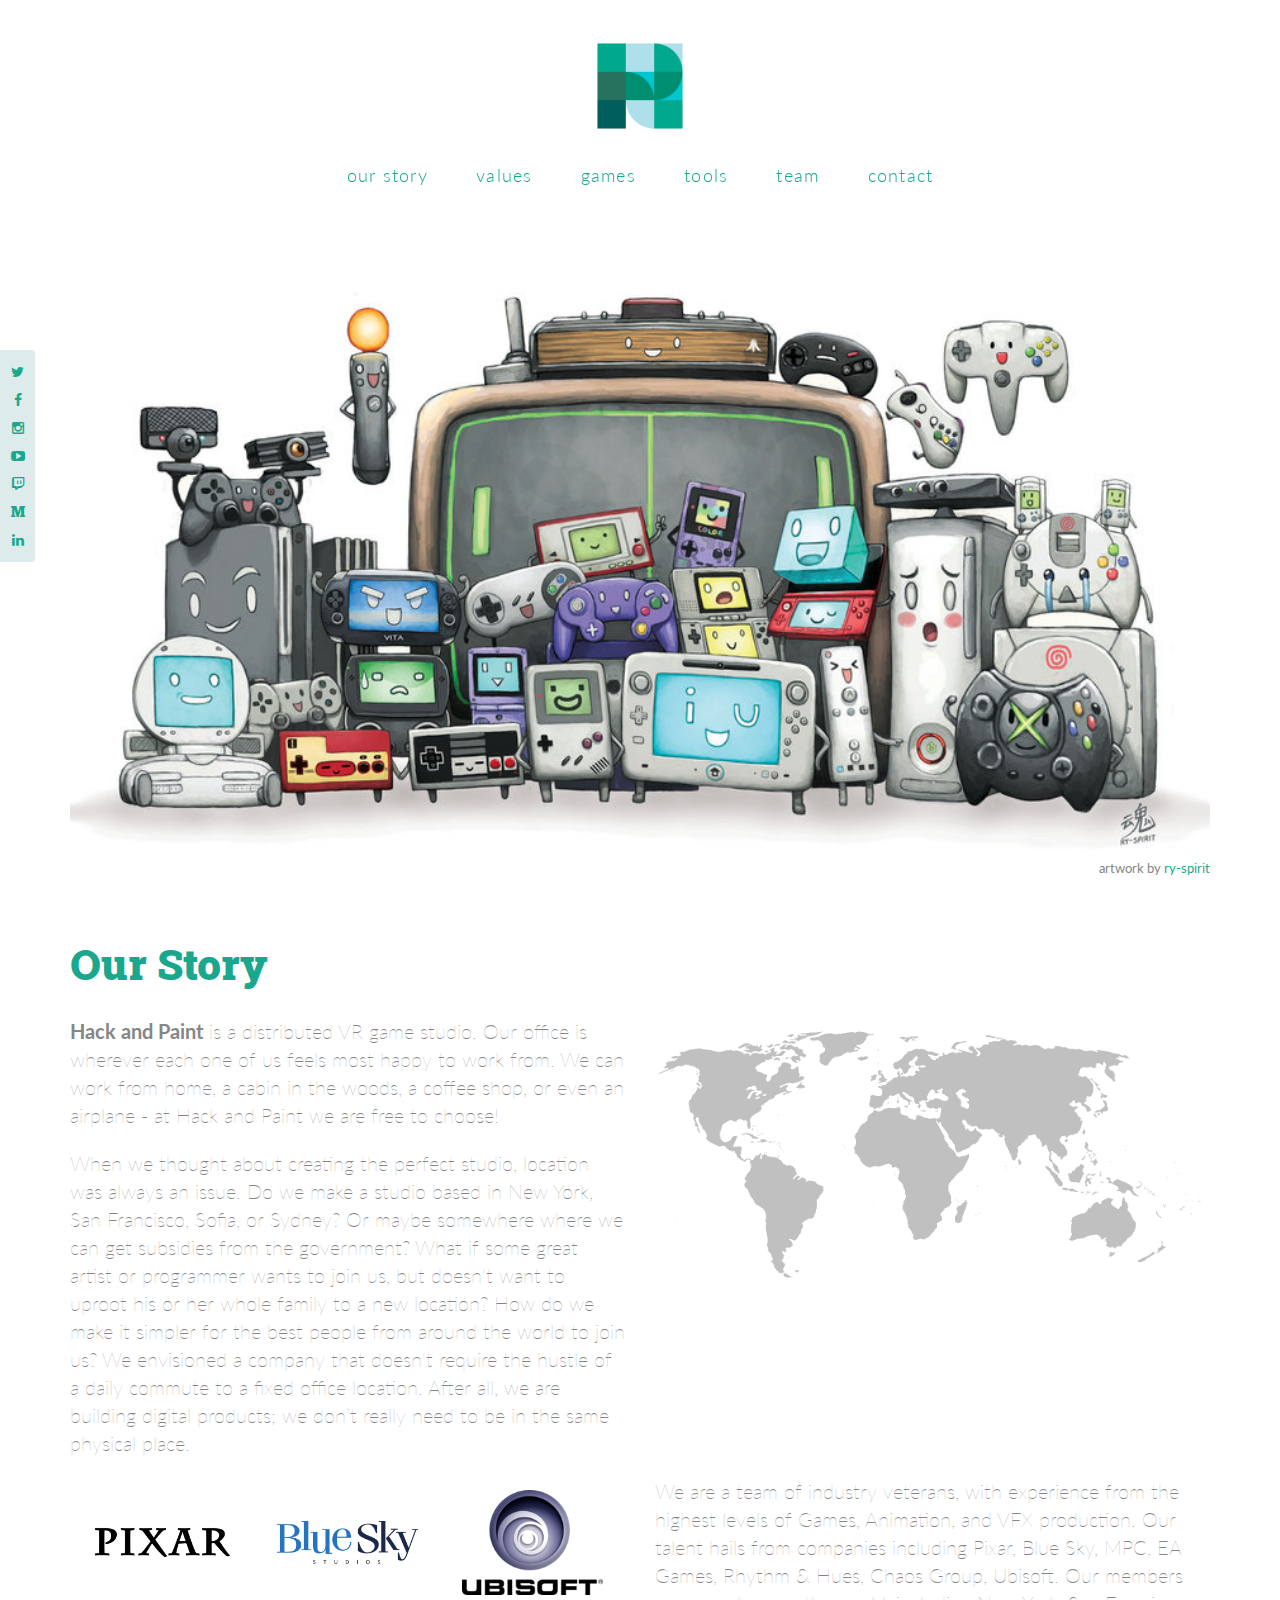
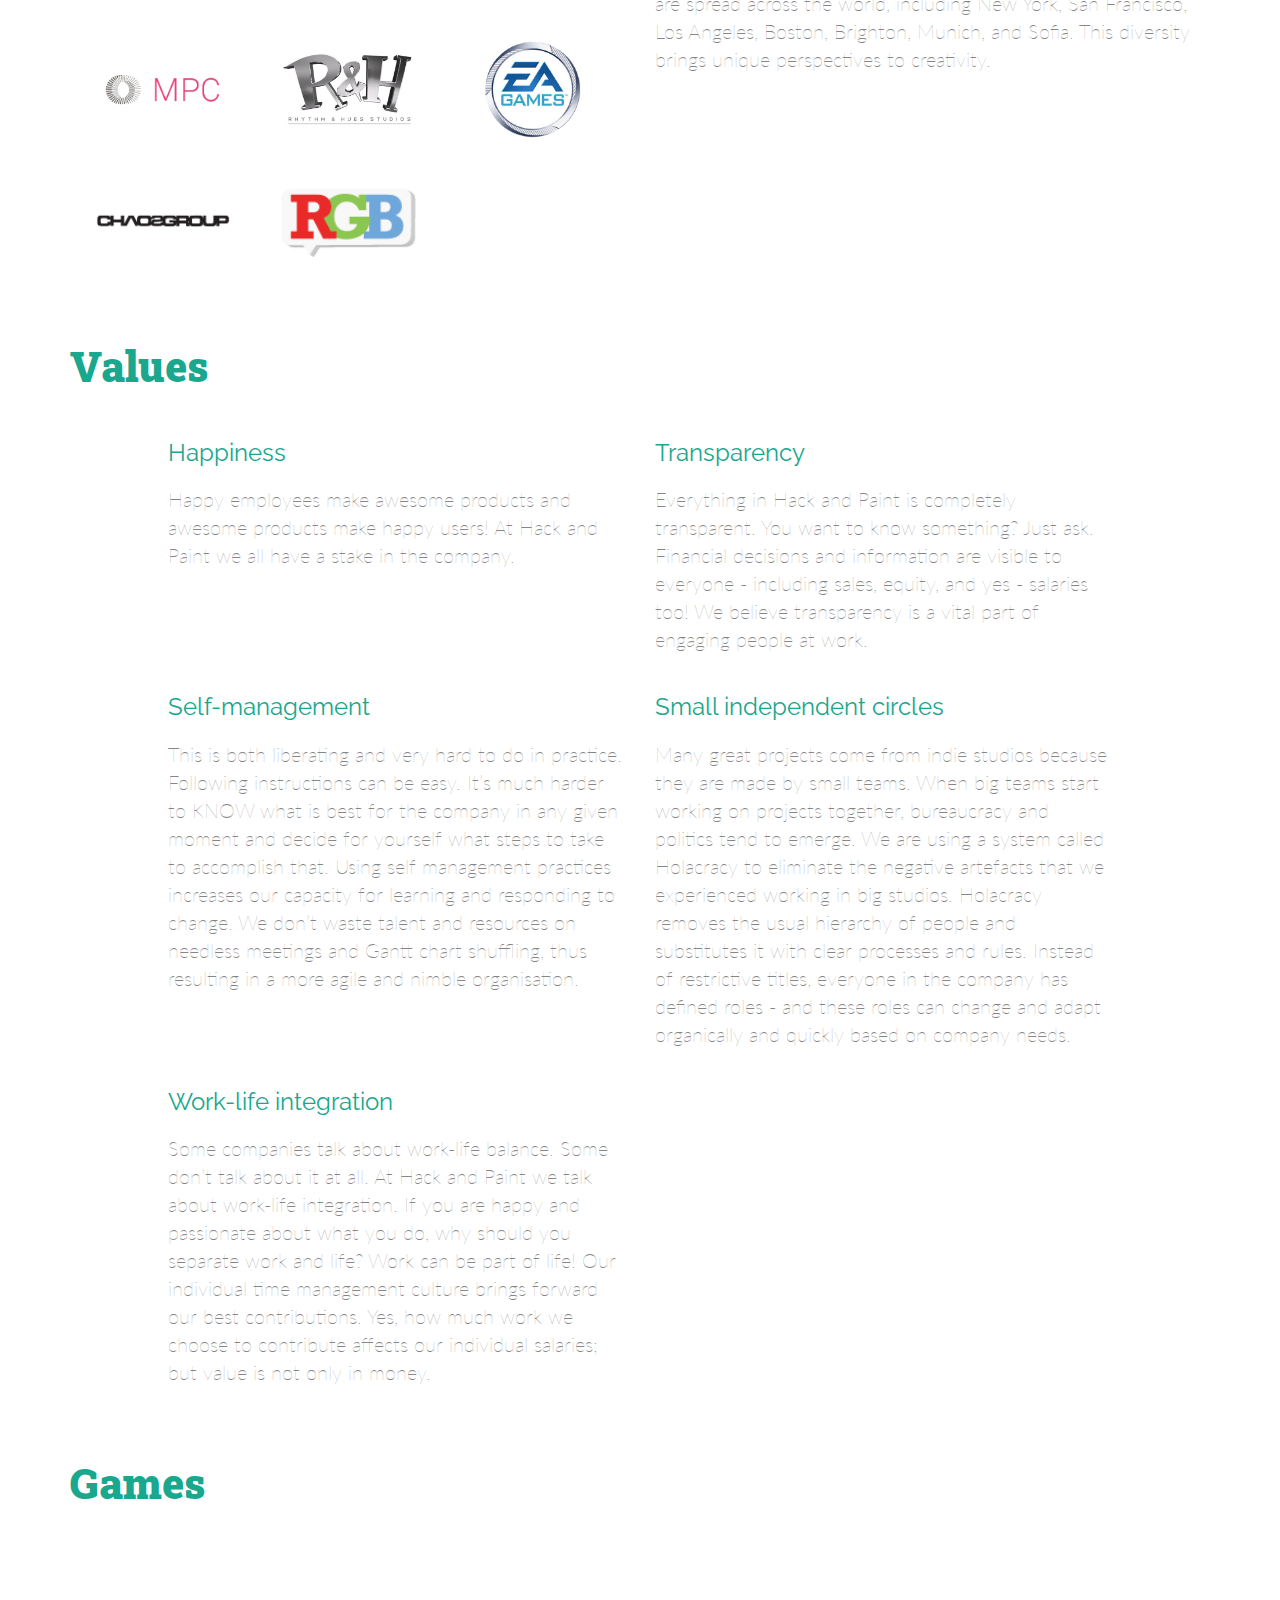
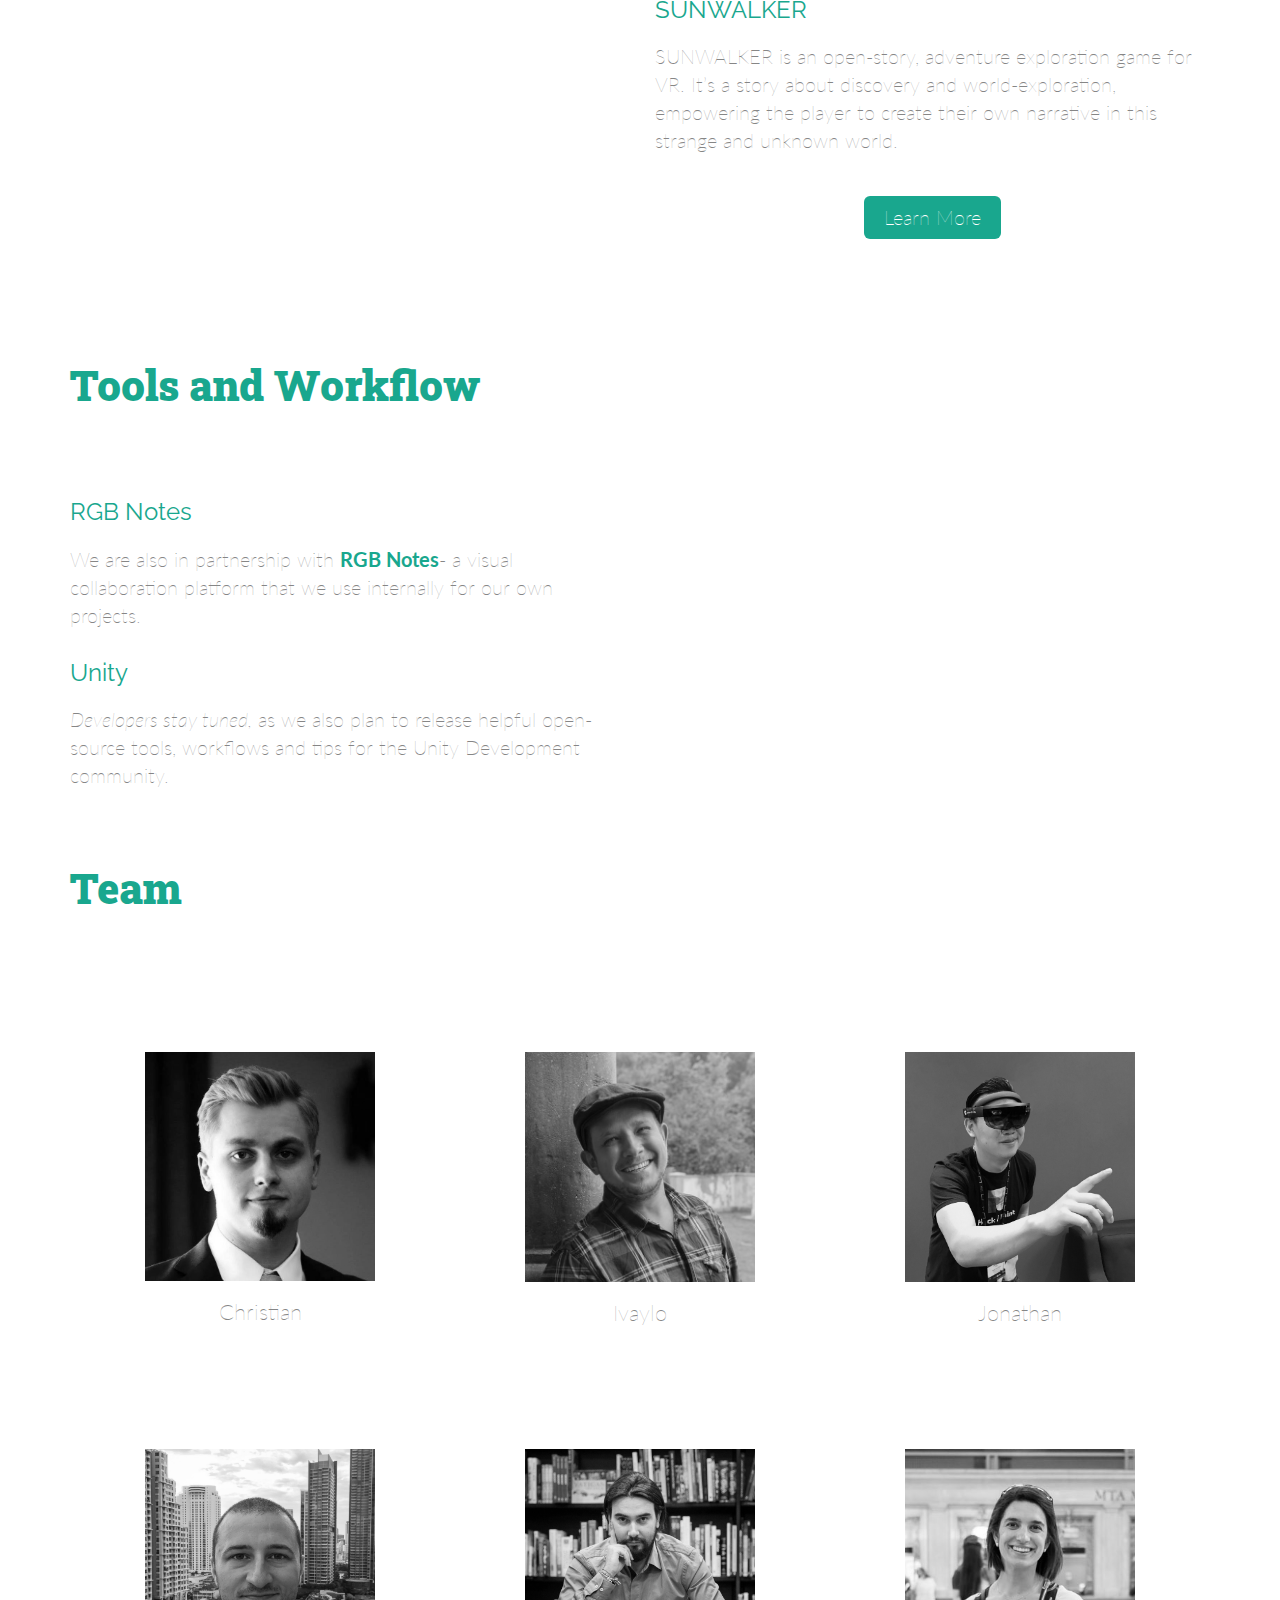
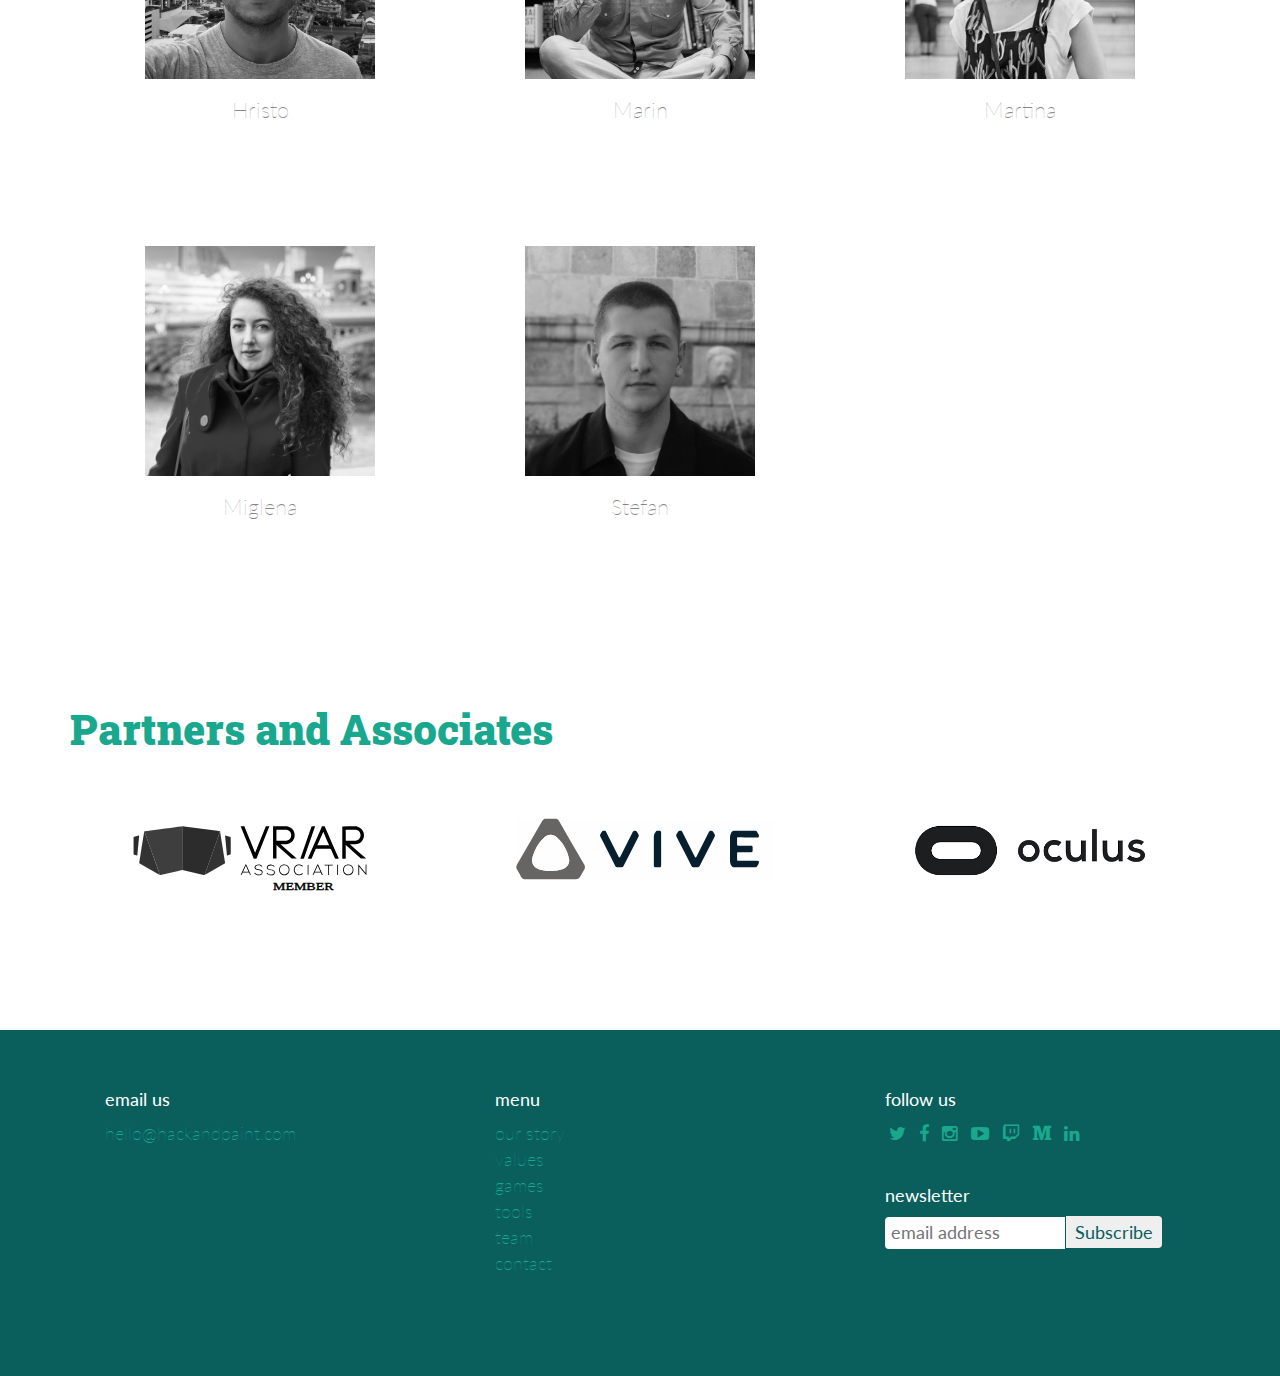
<file: index.html>
<!doctype html>
<html class="no-js" lang="">
    <head>
        <meta charset="utf-8">
        <meta http-equiv="X-UA-Compatible" content="IE=edge">
        <title>Hack / Paint</title>
        <meta name="description" content="a distributed VR game studio">
        <meta name="keywords" content="games, tools, technology distributed team, worldwide, los angeles, san francisco, new york, sofia, brighton">
        <meta name="viewport" content="width=device-width, initial-scale=1">

        <!-- OpenGraph / Social Media Embed metadata -->
        <meta property="og:url"          content="http://www.hackandpaint.com/" />
        <meta property="og:type"         content="website" />
        <meta property="og:title"        content="Hack / Paint" />
        <meta property="og:description"  content="a distributed VR game studio" />
        <meta property="og:image"        content="http://www.hackandpaint.com/img/hack-and-paint-symbol-only.png" />

        <link rel="icon" type="image/png" sizes="32x32" href="img/favicon/favicon-32x32.png">
        <!-- Place favicon.ico in the root directory -->

        <link rel="stylesheet" href="css/normalize.css">
        <link rel="stylesheet" href="css/twitch_bar.css">
        <link rel="stylesheet" href="css/main.css">
        <link rel="stylesheet" href="bower_components/bootstrap/dist/css/bootstrap.min.css">
        <link rel="stylesheet" href="bower_components/fontawesome/css/font-awesome.min.css">
        <link rel="stylesheet" href="css/site.css">
        <link href='//fonts.googleapis.com/css?family=Roboto+Slab|Raleway:|Molengo|Actor|Ek+Mukta:200,400|Hind:400,300' rel='stylesheet' type='text/css'>
        <script src="bower_components/modernizr/modernizr.js"></script>

        <link href="//fonts.googleapis.com/css?family=Lato:300,400,700|Sumana" rel="stylesheet">
    </head>
    <body>
        <!--[if lt IE 8]>
            <p class="browserupgrade">You are using an <strong>outdated</strong> browser. Please <a href="http://browsehappy.com/">upgrade your browser</a> to improve your experience.</p>
        <![endif]-->

        <!-- Add your site or application content here -->
        <header class="hide_sunwalker_banner">
          <div style="background-color: #da580a;
            height: 30px;
            color: #fff;
            width: 100%;
            text-align: center;
            line-height: 30px;
            text-transform: uppercase;
            font-size: 0.7em;">Introducing <a href="/games/sunwalker"><img style="height: 13px; position: relative; top: -1px; margin-left: 4px; margin-right: 4px" src="/img/sunwalker/sunwalker_logo_darkBG.svg"></a> <a href="https://www.youtube.com/watch?v=OeExJ8zIneE" style="color: #fff; text-decoration: underline;">Watch our new trailer here.</a> 
          </div>
            <div class="twitch-widget-container collapsed">
                <div id="twitch-widget-status-container">
                    <i class="fa fa-twitch"></i> <span id="twitch-widget-title"></span> <span id="twitch-widget-status-dot"></span> <a href="#" class="twitch-widget-status dimmed" id="twitch-widget-status" target="_blank"></a> <span id="twitch-widget-status-viewers"></span>
                </div>
                <div id="twitch-stats-container">
                    <span class="stats-section">Views: <span id="twitch-widget-views"></span></span>
                    <span class="stats-section">Followers: <span id="twitch-widget-followers"></span></span>
                </div>
            </div>
            <div class="container">
                <div id="mainMenuLgContainer" class="row">
                    <div class="col-md-12 centered">
                      <div id="mainLogo" class="link_home"></div>
                    </div>
                    <div class="col-md-12 centered mainMenuItems">
                        <a class="hvr-underline-from-left" href="#story">our story</a>
                        <a class="hvr-underline-from-left" href="#values">values</a>
                        <a class="hvr-underline-from-left" href="#games">games</a>
                        <a class="hvr-underline-from-left" href="#tools">tools</a>
                        <a class="hvr-underline-from-left" href="#team">team</a>
                        <a class="hvr-underline-from-left" href="#contact">contact</a>
                    </div>
                </div>
                <div id="mainMenuSmContainer" class="row">
                    <div class="col-xs-10">
                        <div id="mainLogo" class="link_home smaller"></div>
                    </div>
                    <div class="col-xs-2 centered">
                        <i class="fa fa-2x fa-bars menuToggle"></i>
                    </div>
                </div>
            </div>
        </header>
        <div class="container" id="mainContainer">
            <div class="image_splash"></div>
            <div class="image_splash_credit">artwork by <a href="http://ry-spirit.deviantart.com/">ry-spirit</a></div>

            <div class="row">
              <div class='col-md-12'>
                  <h2 class="">Our Story<a name="story"></a></h2>
              </div>
            </div>
            <div class="row">
              <div class='col-md-6 content'>
                <p><b>Hack and Paint</b> is a distributed VR game studio. Our office is wherever each one of us feels most happy to work from. We can work from home, a cabin in the woods, a coffee shop, or even an airplane - at Hack and Paint we are free to choose!</p>
                <p>When we thought about creating the perfect studio, location was always an issue. Do we make a studio based in New York, San Francisco, Sofia, or Sydney? Or maybe somewhere where we can get subsidies from the government? What if some great artist or programmer wants to join us, but doesn't want to uproot his or her whole family to a new location? How do we make it simpler for the best people from around the world to join us? We envisioned a company that doesn't require the hustle of a daily commute to a fixed office location. After all, we are building digital products; we don’t really need to be in the same physical place.</p>
              </div>
              <div class='col-md-6 content'>
                <img src="/img/world_map_gray.png" width=100% style="padding: 20px 0;" />
              </div>
            </div>
            <div class="row">
              <div class='col-md-6 content'>
                    <table class="logo_grid">
                        <tr>
                            <td width="33%"><a href="http://www.pixar.com"><img width="100%" src="/img/company_logos/2000px-Pixar.png" /></a></td>
                            <td width="33%"><a href="http://blueskystudios.com/"><img width="100%" src="/img/company_logos/Blue_Sky_Studios_2013_logo.png" /></a></td>
                            <td width="33%"><a href="https://www.ubisoft.com/"><img width="100%" src="/img/company_logos/Ubisoft_Logo_II_(2003)_(Black).png" /></a></td>
                        </tr>
                        <tr>
                            <td><a href="https://www.moving-picture.com/"><img width="100%" src="/img/company_logos/MPC-LOGO.png" /></a></td>
                            <td><a href="http://rhythm.com/"><img width="100%" src="/img/company_logos/R-H.jpg" /></a></td>
                            <td><a href="http://www.ea.com/"><img width="100%" src="/img/company_logos/ea-games-logo-pngmr-qxrkuhof.png" /></a></td>
                        </tr>
                        <tr>
                            <td><a href="https://www.chaosgroup.com/"><img width="100%" src="/img/company_logos/CHAOS-GROUP_logo_black_alpha-small.png" /></a></td>
                            <td><a href="https://rgbnotes.com"><img width="100%" src="/img/company_logos/rgb_logo_flat3D_130x68.png" /></a></td>
                            <td></td>
                        </tr>
                    </table>
              </div>
              <div class='col-md-6 content'>
                <p>We are a team of industry veterans, with experience from the highest levels of Games, Animation, and VFX production. Our talent hails from companies including Pixar, Blue Sky, MPC, EA Games, Rhythm & Hues, Chaos Group, Ubisoft. Our members are spread across the world, including New York, San Francisco, Los Angeles, Boston, Brighton, Munich, and Sofia. This diversity brings unique perspectives to creativity.</p>
              </div>
            </div>

            <div class="row">
              <div class='col-md-12'>
                  <h2 class="">Values<a name="values"></a></h2>
              </div>
            </div>
            <div class="row">
                <div class='col-md-offset-1 col-md-5 content'>
                <h3>Happiness</h3>
                <p>Happy employees make awesome products and awesome products make happy users!  At Hack and Paint we all have a stake in the company.</p>
                </div>

                <div class='col-md-5 content'>
                <h3>Transparency</h3>
                <p>Everything in Hack and Paint is completely transparent. You want to know something? Just ask. Financial decisions and information are visible to everyone - including sales, equity, and yes - salaries too! We believe transparency is a vital part of engaging people at work.</p>
                </div>
            </div>
            <div class="row">
                <div class='col-md-offset-1 col-md-5 content'>
                <h3>Self-management</h3>
                <p>This is both liberating and very hard to do in practice. Following instructions can be easy. It’s much harder to KNOW what is best for the company in any given moment and decide for yourself what steps to take to accomplish that. Using self management practices increases our capacity for learning and responding to change. We don’t waste talent and resources on needless meetings and Gantt chart shuffling, thus resulting in a more agile and nimble organisation.</p>
                </div>

                <div class='col-md-5 content'>
                <h3>Small independent circles</h3>
                <p>Many great projects come from indie studios because they are made by small teams. When big teams start working on projects together, bureaucracy and politics tend to emerge. We are using a system called Holacracy to eliminate the negative artefacts that we experienced working in big studios. Holacracy removes the usual hierarchy of people and substitutes it with clear processes and rules. Instead of restrictive titles, everyone in the company has defined roles - and these roles can change and adapt organically and quickly based on company needs.</p>
                </div>
            </div>
            <div class="row">
                <div class='col-md-offset-1 col-md-5 content'>
                <h3>Work-life integration</h3>
                <p>Some companies talk about work-life balance. Some don’t talk about it at all. At Hack and Paint we talk about work-life integration. If you are happy and passionate about what you do, why should you separate work and life? Work can be part of life! Our individual time management culture brings forward our best contributions. Yes, how much work we choose to contribute affects our individual salaries; but value is not only in money.</p>
                </div>
            </div>

            <div class="row">
              <div class='col-md-12'>
                  <h2 class="">Games<a name="games"></a></h2>
              </div>
            </div>

            <div class="row" style="padding: 40px 0 0;">          
              <div class='col-md-6 content'>
                <div class="embed-responsive embed-responsive-16by9" style="margin-top: 20px;">
                  <!-- <img class='img-responsive' src='img/poster_hackandpaint.jpg'> -->
                  <iframe class="embed-responsive-item" src="https://www.youtube.com/embed/OeExJ8zIneE?rel=0&amp;controls=0&amp;showinfo=0" frameborder="0" allow="autoplay; encrypted-media" allowfullscreen></iframe>
                </div>
              </div>
              <div class='col-md-6 content'>
                <h3 class="">SUNWALKER</h3>

                <p>SUNWALKER is an open-story, adventure exploration game for VR. It’s a story about discovery and world-exploration, empowering the player to create their own narrative in this strange and unknown world.</p>
<!--                 <p style="margin-top: 2em; text-align: center;"><a href="./games/sunwalker" class="button-big">Learn More about Sunwalker...</a></p>
 -->                <p style="margin-top: 2em; text-align: center;"><a href="./games/sunwalker" class="button-big">Learn More</a></p>
              </div>
            </div>

            <div class="row">
              <div class='col-md-12'>
                  <h2 class="">Tools and Workflow<a name="tools"></a></h2>
              </div>
            </div>
            <div class="row" style="padding: 40px 0 0;">
              <div class='col-md-6 content'>
                <h3 class="">RGB Notes</h3>
                <p>We are also in partnership with <b><a href="https://rgbnotes.com">RGB Notes</a></b>- a visual collaboration platform that we use internally for our own projects.</p>

                <h3 class="">Unity</h3>
                <p><em>Developers stay tuned,</em> as we also plan to release helpful open-source tools, workflows and tips for the Unity Development community.</p>
              </div>
                <div class='col-md-6 content'>
                <div class="embed-responsive embed-responsive-16by9" style="margin-top: 20px;">
                    <iframe src="//player.vimeo.com/video/130388357?title=0&byline=0&portrait=0&color=63D340"></iframe>
                </div>
              </div>
            </div>

            <div class="row">
              <div class='col-md-12'>
                  <h2 class="">Team<a name="team"></a></h2>
              </div>
            </div>
            <div class="row row_team">
<!--               <div class='col-md-4 col-sm-6 profile centered'>
                <img class='img-responsive centered avatar' data-member='' src='img/hack-and-paint-symbol-only.png'>
                <div class='avatar_title centered'>Antonia</div>
              </div> -->
              <div class='col-md-4 col-sm-6 profile centered'>
                <img class='img-responsive centered avatar' data-member='zewski' src='img/team/chris.zewski.jpg'>
                <div class='avatar_title centered'>Christian</div>
              </div>
              <!-- <div class='col-md-4 col-sm-6 profile centered'> -->
              <!--   <img class='img-responsive centered avatar' data-member='eriks' src='img/team/eriks.jpg'> -->
              <!--   <div class='avatar_title centered'>Eriks</div> -->
                <!-- <div class='avatar_description centered'>team member</div> -->
              <!-- </div> -->
              <!-- <div class='col-md-4 col-sm-6 profile centered'>
                <img class='img-responsive centered avatar' data-member='isaac' src='img/team/isaac.jpg'>
                <div class='avatar_title centered'>Isaac</div>
              </div> -->
              <div class='col-md-4 col-sm-6 profile centered'>
                <img class='img-responsive centered avatar' data-member='ivaylo' src='img/team/ivaylo.jpg'>
                <div class='avatar_title centered'>Ivaylo</div>
              </div>
              <div class='col-md-4 col-sm-6 profile centered'>
                <img class='img-responsive centered avatar' data-member='jon_lin' src='img/team/jon_lin3.png'>
                <div class='avatar_title centered'>Jonathan</div>
              </div>
              <div class='col-md-4 col-sm-6 profile centered'>
                <img class='img-responsive centered avatar' data-member='hristo' src='img/team/hristo.jpg'>
                <div class='avatar_title centered'>Hristo</div>
              </div>
              <div class='col-md-4 col-sm-6 profile centered'>
                <img class='img-responsive centered avatar' data-member='marin' src='img/team/marin.jpg'>
                <div class='avatar_title centered'>Marin</div>
              </div>
              <div class='col-md-4 col-sm-6 profile centered'>
                <img class='img-responsive centered avatar' data-member='martina' src='img/team/martina2.png'>
                <div class='avatar_title centered'>Martina</div>
              </div>
              <div class='col-md-4 col-sm-6 profile centered'>
                <img class='img-responsive centered avatar' data-member='miglena' src='img/team/miglena.jpg'>
                <div class='avatar_title centered'>Miglena</div>
              </div>
              <div class='col-md-4 col-sm-6 profile centered'>
                <img class='img-responsive centered avatar' data-member='stefan' src='img/team/stefan.jpg'>
                <div class='avatar_title centered'>Stefan</div>
              </div>
            </div>

            <div class="row">
              <div class='col-md-12'>
                  <h2 class="">Partners and Associates<a name="team"></a></h2>
              </div>
            </div>
            <div class="row">
              <div class='col-md-4 col-sm-6 centered'>
                <a href="https://www.thevrara.com">
                    <img class='img-responsive centered' style='padding: 25px 40px 0;' src='img/partners/vrara_standard_bw.svg'>
                  </a>
              </div>
              <div class='col-md-4 col-sm-6 centered'>
                <a href="https://www.vive.com/">
                  <img class='img-responsive centered' style='padding: 0 40px;' src='img/partners/vive.svg'>
                </a>
              </div>
              <div class='col-md-4 col-sm-6 centered'>
                <a href="https://www.oculus.com/">
                  <img class='img-responsive centered' style='padding: 0 40px;' src='img/partners/Oculus_VR_Logo.png'>
                </a>
              </div>
            </div>

        </div>


        <div class="footer_bg">
        <footer class="container">
            <div class="row">
                <div class='col-md-4 footer_column'>
                    <h4>email us<a name="contact"></a></h4>
                    <div><a href="mailto:hello@hackandpaint.com">hello@hackandpaint.com</a></div>
                </div>
                <div class='col-md-4 footer_column'>
                    <h4>menu</h4>
                    <a href='#story'>our story</a><br/>
                    <a href='#values'>values</a><br/>
                    <a href='#games'>games</a><br/>
                    <a href='#tools'>tools</a><br/>
                    <a href='#team'>team</a><br/>
                    <a href='#contact'>contact</a><br/>
                </div>
                <div class='col-md-4 footer_column'>
                    <h4>follow us</h4>
                    <div class="footer_social">
                        <a class="iconlink" href="http://twitter.com/hackandpaint" target="_blank">
                            <i class="fa fa-twitter"></i>
                        </a>
                        <a class="iconlink" href="http://www.facebook.com/hackandpaint/" target="_blank">
                            <i class="fa fa-facebook"></i>
                        </a>
                        <a class="iconlink" href="http://instagram.com/hackandpaint" target="_blank">
                            <i class="fa fa-instagram"></i>
                        </a>
                        <a class="iconlink" href="https://www.youtube.com/channel/UClbaSF2Hm2VbMH2Ul3ErzWg" target="_blank">
                            <i class="fa fa-youtube-play"></i>
                        </a>
                        <a class="iconlink" href="https://www.twitch.tv/hackandpaint" target="_blank">
                            <i class="fa fa-twitch"></i>
                        </a>
                        <a class="iconlink" href="https://blog.hackandpaint.com" target="_blank">
                            <i class="fa fa-medium"></i>
                        </a>
                        <a class="iconlink" href="https://www.linkedin.com/company/hack-and-paint" target="_blank">
                            <i class="fa fa-linkedin"></i>
                        </a>
                    </div>
                    <h4>newsletter</h4>
<!-- Begin MailChimp Signup Form -->
<div id="mc_embed_signup">
<form action="//hackandpaint.us16.list-manage.com/subscribe/post?u=011f999863719b10c141fdb1d&amp;id=003b648a35" method="post" id="mc-embedded-subscribe-form" name="mc-embedded-subscribe-form" class="validate" target="_blank" novalidate>
    <div id="mc_embed_signup_scroll">
  
  <div class="mc-field-group">
    <input type="email" placeholder="email address" value="" name="EMAIL" class="required email" id="mce-EMAIL" style="width: 180px;
    padding: 0 3px;
    border: 3px solid #fff;
    border-radius: 4px 0 0 4px;"><input type="submit" value="Subscribe" name="subscribe" id="mc-embedded-subscribe" class="button" style="border: 0 none;
    border-radius: 0 4px 4px 0;
    padding: 3px 9px;
    margin-left: 1px;">
  </div>
  <div id="mce-responses" class="clear">
    <div class="response" id="mce-error-response" style="display:none"></div>
    <div class="response" id="mce-success-response" style="display:none"></div>
  </div>    <!-- real people should not fill this in and expect good things - do not remove this or risk form bot signups-->
    <div style="position: absolute; left: -5000px;" aria-hidden="true"><input type="text" name="b_011f999863719b10c141fdb1d_003b648a35" tabindex="-1" value=""></div>
    </div>
</form>
</div>

<!--End mc_embed_signup-->
                </div>
            </div>            
        </footer>
        </div>            

        <div class="fullScreenProfile invisible">

          <div class="container profile_member" member="zewski">
            <div class="row">
              <div class='col-md-4 col-sm-5 centered'>
                <img class='img-responsive centered' src='img/team/chris.zewski.jpg'>
                <div class='profile_social'>
<!--                   <a href='' target="_blank"><i class='fa fa-twitter'></i></a>-->
                  <a href='https://www.linkedin.com/in/christian-haniszewski-4398398/' target="_blank"><i class='fa fa-linkedin'></i></a>
                  <a href='mailto:chris.zewski@hackandpaint.com'><i class='fa fa-envelope'></i></a> 
                </div>
              </div>
              <div class='col-md-8 col-sm-7' style="padding: 30px;">
                <h2 class="">Christian Haniszewski</h2>
                <div class='avatar_description'>hacker, painter</div>
                <p>Christian Haniszewski has been working prominently in the Feature Animation and VFX industry for over a decade.  His resume boasts years of experience at Pixar, Blue Sky Studios, Framestore, Aardman Nathan Love, and 4mm Games.  He's credited for his incredible work on globally recognized films: "Brave", "Monsters University", "Epic", "Rio 2", "Peanuts", "Ice Age 5", "Ferdinand", and "Salt" -just to name a few.</p>

                <p>In 2009, Christian graduated from the School of Visual Arts with a BFA in Computer Animation and Visual Effects.  In 2012, he returned to SVA to teach as a distinguished Faculty and Computer Art Alumnus.  His Adv. Modeling &amp; Rigging class was reputed to be the hardest and least forgiving in the entire Computer Art program.  His students all love him (or the ones that are still alive, anyway).</p>

                <p>When Christian is not preoccupied being a badass industry rock-star, he enjoys painting, sculpting, video games, star-gazing, and riding his motorcycle like he stole it.</p>

                <p>Because Christian is too busy creating miracles in VR and would never refer to himself in the 3rd person, this short biography was written by one of Christian's many lovely assistants.</p>
              </div>
            </div>
          </div>

          <div class="container profile_member" member="eriks">
            <div class="row">
              <div class='col-md-4 col-sm-5 centered'>
                <img class='img-responsive centered' src='img/team/eriks.jpg'>
                <div class='profile_social'>
                  <a href='mailto:eriks.vitolins@hackandpaint.com'><i class='fa fa-envelope'></i></a>
                  <a href='http://eriksssss.com' target="_blank"><i class='fa fa-link'></i></a>
                  <!-- <a href='' target="_blank"><i class='fa fa-twitter'></i></a> -->
                  <a href='https://www.linkedin.com/in/eriks-vitolins-a754182/' target="_blank"><i class='fa fa-linkedin'></i></a>
                </div>
              </div>
              <div class='col-md-8 col-sm-7' style="padding: 30px;">
                <h2 class="">Eriks Vitolins</h2>
                <div class='avatar_description'>animation | team workflow | pipeline | documentation</div>
                <p>In 2003, Eriks graduated from the Academy of Art in San Francisco, with a BFA in Fine Art and Computer Animation. Soon after, he joined Rhythm and Hues Studios as an animation intern, working through ranks to become a senior animator.  Later on, he assumed more roles to assist the streamlining of rigs, workflows, pipeline and communication tools for the Animation Department.  Eriks later joined BlueSky Studios in 2015 as an Animation Technical Director, to help design and build customized tools for the artist's workflow.</p>

                <p>Eriks is also the founder and head developer of <a href="https://rgbnotes.com" target="_blank">RGB Notes</a>.</p>

                <p>His hobbies include playing guitar, writing music, record collecting, boardgames, woodworking, gardening, hiking/backpacking/camping, rock climbing,coffee drinking, programming of all sorts.</p>
              </div>
            </div>
          </div>

          <div class="container profile_member" member="isaac">
            <div class="row">
              <div class='col-md-4 col-sm-5 centered'>
                <img class='img-responsive centered' src='img/team/isaac.jpg'>
                <div class='profile_social'>
<!--                   <a href='' target="_blank"><i class='fa fa-twitter'></i></a>
                  <a href='' target="_blank"><i class='fa fa-linkedin'></i></a> -->
                  <a href='mailto:isaac.holze@hackandpaint.com'><i class='fa fa-envelope'></i></a>
                </div>
              </div>
              <div class='col-md-8 col-sm-7' style="padding: 30px;">
                <h2 class="">Isaac Holze</h2>
                <div class='avatar_description'>hacker, painter</div>
                <p>A True American, Isaac has lived in the Midwest, South and Northeast, and has visited everywhere else.   He's passionate about people, life and the process of fun...all of which he brings to Hack & Paint's organizing structure.   If there's a better, kinder, more elegant way of doing something, he wants to know and learn about it.</p>
              </div>
            </div>
          </div>

          <div class="container profile_member" member="ivaylo">
            <div class="row">
              <div class='col-md-4 col-sm-5 centered'>
                <img class='img-responsive centered' src='img/team/ivaylo.jpg'>
                <div class='profile_social'>
<!--                   <a href='' target="_blank"><i class='fa fa-twitter'></i></a> -->
                  <a href='https://www.linkedin.com/in/ivaylo-stefanov-ivanov-mechkata-2407b88/' target="_blank"><i class='fa fa-linkedin'></i></a>
                  <a href='mailto:ivaylo.ivanov@hackandpaint.com'><i class='fa fa-envelope'></i></a>
                </div>
              </div>
              <div class='col-md-8 col-sm-7' style="padding: 30px;">
                <h2 class="">Ivaylo Ivanov</h2>
                <div class='avatar_description'>hacker, painter</div>
                <p>Ivaylo (aka the Bear) is a happy person who is trying to chase his dreams. He has more than 12 years of expertise in both VFX and Games. He started his career as a 3D generalist, with background in fine arts. During those years, he participated in most of the process along the studio pipeline including managing positions, but his strength and real passion is modelling and sculpting. Ivaylo also has experience in running his own company in the past. When he is not in front of a computer, he loves to be outside and to practice one of his hobbies.</p>
              </div>
            </div>
          </div>


          <div class="container profile_member" member="jon_lin">
            <div class="row">
              <div class='col-md-4 col-sm-5 centered'>
                <img class='img-responsive centered' src='img/team/jon_lin3.png'>
                <div class='profile_social'>
<!--                   <a href='' target="_blank"><i class='fa fa-twitter'></i></a> -->
                  <a href='https://www.linkedin.com/in/linjonathan/' target="_blank"><i class='fa fa-linkedin'></i></a>
                  <a href='mailto:jon.lin@hackandpaint.com'><i class='fa fa-envelope'></i></a>
                </div>
              </div>
              <div class='col-md-8 col-sm-7' style="padding: 30px;">
                <h2 class="">Jonathan Lin</h2>
                <div class='avatar_description'>hacker, painter</div>
                <p>Jonathan Lin graduated from the School of Visual Arts in 2012 with a BFA in Computer Animation and Visual Effects.  He worked as a Modeler at Blue Sky Studios for 4+ years, contributing to "Epic", "Rio 2", "Peanuts", "Ice Age 5", "Ferdinand", and other unannounced films.  At Blue Sky, Jonathan was distinguished for his amazing Character Modeling abilities and eccentric-yet-endearing affinity for automatic rifles.  In a lesser distinguishing career highlight, Jonathan also contributed to ~10,000 meticulously art-directed rock models during the tenure of his Blue Sky career.  Jonathan has never seen rocks the same way again.</p>

                <p>In 2016, Jonathan left Blue Sky to co-found Hack and Paint.  When the stress of startup life doesn't keep him up at night, he still dreams vividly in polygons.</p>
              </div>
            </div>
          </div>

          <div class="container profile_member" member="hristo">
            <div class="row">
              <div class='col-md-4 col-sm-5 centered'>
                <img class='img-responsive centered' src='img/team/hristo.jpg'>
                <div class='profile_social'>
<!--                   <a href='' target="_blank"><i class='fa fa-twitter'></i></a>-->
                  <a href='https://www.linkedin.com/in/hristoneychev/' target="_blank"><i class='fa fa-linkedin'></i></a>
                  <a href='mailto:hristo.neychev@hackandpaint.com'><i class='fa fa-envelope'></i></a>
                </div>
              </div>
              <div class='col-md-8 col-sm-7' style="padding: 30px;">
                <h2 class="">Hristo Neychev</h2>
                <div class='avatar_description'>hacker, painter</div>
                <p>Serial entrepreneur. Passionate gamer. Adept at lean validation and taking new ideas to market. SaaS and Freemium expert. Sixteen years of entrepreneurial and intrapreneurial experience. Interested in gaming and VR tech. Competitive gamer. Meditation disciple. Lean startup ambassador. Extreme sports junkie. Motivational speaker and trainer.</p>
              </div>
            </div>
          </div>

          <div class="container profile_member" member="marin">
            <div class="row">
              <div class='col-md-4 col-sm-5 centered'>
                <img class='img-responsive centered' src='img/team/marin.jpg'>
                <div class='profile_social'>
<!--                   <a href='' target="_blank"><i class='fa fa-twitter'></i></a>-->
                  <a href='https://www.linkedin.com/in/marinpetrov/' target="_blank"><i class='fa fa-linkedin'></i></a>
                  <a href='mailto:marin.petrov@hackandpaint.com'><i class='fa fa-envelope'></i></a>
                </div>
              </div>
              <div class='col-md-8 col-sm-7' style="padding: 30px;">
                <h2 class="">Marin Petrov</h2>
                <div class='avatar_description'>hacker, painter</div>
                <p>17 years in the VFX, Animation and Gaming industry on key leading positions. More than 30 film titles like Ice Age, Epic, Rio, Peanuts. In the golden mean of Hacking and Painting. Passionate about reinventing organizations, games and the outdoors.</p>
              </div>
            </div>
          </div>

          <div class="container profile_member" member="martina">
            <div class="row">
              <div class='col-md-4 col-sm-5 centered'>
                <img class='img-responsive centered' src='img/team/martina2.png'>
                <div class='profile_social'>
<!--                   <a href='' target="_blank"><i class='fa fa-twitter'></i></a> -->
                  <a href='https://www.linkedin.com/in/martina-petkov-4912861a/' target="_blank"><i class='fa fa-linkedin'></i></a>
                  <a href='mailto:martina.petkov@hackandpaint.com'><i class='fa fa-envelope'></i></a>
                </div>
              </div>
              <div class='col-md-8 col-sm-7' style="padding: 30px;">
                <h2 class="">Martina Petkov</h2>
                <div class='avatar_description'>hacker, painter</div>
                <p>With a background in psychology, I have always been intrigued by what motivates people. More than ten years of experience in academia and the private sector, exploring the mechanisms of consumer behaviour, have convinced me that effective communication is the foundation for success.</p>
              </div>
            </div>
          </div>

          <div class="container profile_member" member="miglena">
            <div class="row">
              <div class='col-md-4 col-sm-5 centered'>
                <img class='img-responsive centered' src='img/team/miglena.jpg'>
                <div class='profile_social'>
<!--                   <a href='' target="_blank"><i class='fa fa-twitter'></i></a> -->
                  <a href='https://www.linkedin.com/in/miglena-chervenkova-1340a571/' target="_blank"><i class='fa fa-linkedin'></i></a>
                  <a href='mailto:miglena.chervenkova@hackandpaint.com'><i class='fa fa-envelope'></i></a>
                </div>
              </div>
              <div class='col-md-8 col-sm-7' style="padding: 30px;">
                <h2 class="">Miglena Chervenkova</h2>
                <div class='avatar_description'>hacker, painter</div>
                <p>Miglena Chervenkova is an aspiring artist and idea machine. 
Despite choosing a career path for herself in the game and animation world she stays involved in many different activities. She is a member of folklore organizations, art volunteer, occasionally does creative writing and studies history, all of which aid her in her personal and professional work. She believes that in order to create something beautiful within the studio you first need to have spent enough time outside.</p>
<p>She graduated Bournemouth University in 2015 as a 3D Generalist, but the pencil and paper held a bigger place in her heart.Now she is focusing on concept art, character and story design. Soon after graduating she worked as a cinematography assistant and storyboard artist on a short independent British film – Dear diary, dear you. Since then she has done several freelance jobs including leading a team of five in the creation of an animated advert for the British charity organization CREATE. Amongst her achievements is being rewarded for Best Character design by Dreamworks’ ShelleyPage.</p>
              </div>
            </div>
          </div>

          <div class="container profile_member" member="stefan">
            <div class="row">
              <div class='col-md-4 col-sm-5 centered'>
                <img class='img-responsive centered' src='img/team/stefan.jpg'>
                <div class='profile_social'>
<!--                   <a href='' target="_blank"><i class='fa fa-twitter'></i></a>-->
                  <a href='https://www.linkedin.com/in/sdoychev/' target="_blank"><i class='fa fa-linkedin'></i></a>
                  <a href='mailto:stefan.doychev@hackandpaint.com'><i class='fa fa-envelope'></i></a>
                </div>
              </div>
              <div class='col-md-8 col-sm-7' style="padding: 30px;">
                <h2 class="">Stefan Doychev</h2>
                <div class='avatar_description'>hacker, painter</div>
                <p>Stefan Doychev is a an passionate game developer and a game jam veteran.
Despite his internal battle between developing applications for the biggest OS today - Android, which Stefan embraced back in 2011, and his never ending desire to create the next 'big thing' in the game industry, Stefan is always ready to play with some new tech gadgets.
When not behind his favourite PC, Stefan could be found chasing the ball at the rugby field - he is currently President of the Murphy's Misfits RFC. In his spare time he also enjoys playing drums, be part of a mosh at a punk/metal concert, or just lying in a hammock and enjoying a cold beer in the beautiful Bulgarian countryside.</p>
              </div>
            </div>
          </div>

          <div class="btn_closeProfile">
            <i class="fa fa-close"></i><br/>
            <span style="font-size: .4em;">esc</span>
          </div>

        </div>

        <div class="fullScreenMenu collapsed">
            <div class="allcaps mainMenuItems">
                <a href="#story" class="current">our story</a>
            </div>
            <div class="allcaps mainMenuItems">
                <a href="#values" class="">values</a>
            </div>
            <div class="allcaps mainMenuItems">
                <a href="#games" class="">games</a>
            </div>
            <div class="allcaps mainMenuItems">
                <a href="#tools" class="">tools</a>
            </div>
            <div class="allcaps mainMenuItems">
                <a href="#team" class="">team</a>
            </div>
            <div class="allcaps mainMenuItems">
                <a href="#contact" class="">contact</a>
            </div>
            <br />
            <div class=" allcaps mainMenuItems">
                <a class="iconlink" href="https://twitter.com/hackandpaint" target="_blank">
                    <i class="fa fa-fw fa-twitter"></i>
                </a>
                <a class="iconlink" href="https://www.facebook.com/hackandpaint/" target="_blank">
                    <i class="fa fa-fw fa-facebook"></i>
                </a>
                <a class="iconlink" href="https://www.instagram.com/hackandpaint/" target="_blank">
                    <i class="fa fa-fw fa-instagram"></i>
                </a>
                <br />
                <br />
                <a class="iconlink" href="https://www.youtube.com/channel/UClbaSF2Hm2VbMH2Ul3ErzWg" target="_blank">
                    <i class="fa fa-fw fa-youtube-play"></i>
                </a>
                <a class="iconlink" href="https://www.twitch.tv/hackandpaint" target="_blank">
                    <i class="fa fa-fw fa-twitch"></i>
                </a>
                <a class="iconlink" href="https://blog.hackandpaint.com" target="_blank">
                    <i class="fa fa-fw fa-medium"></i>
                </a>
                <a class="iconlink" href="https://www.linkedin.com/company/hack-and-paint" target="_blank">
                    <i class="fa fa-fw fa-linkedin"></i>
                </a>
            </div>
        </div>

        <div class="social-side-widget collapsed">
            <a class="iconlink" href="https://twitter.com/hackandpaint" target="_blank">
                <i class="fa fa-fw fa-twitter"></i>
            </a>
            <a class="iconlink" href="https://www.facebook.com/hackandpaint/" target="_blank">
                <i class="fa fa-fw fa-facebook"></i>
            </a>
            <a class="iconlink" href="https://www.instagram.com/hackandpaint/" target="_blank">
                <i class="fa fa-fw fa-instagram"></i>
            </a>
            <a class="iconlink" href="https://www.youtube.com/channel/UClbaSF2Hm2VbMH2Ul3ErzWg" target="_blank">
                <i class="fa fa-fw fa-youtube-play"></i>
            </a>
            <a class="iconlink" href="https://www.twitch.tv/hackandpaint" target="_blank">
                <i class="fa fa-fw fa-twitch"></i>
            </a>
            <a class="iconlink" href="https://blog.hackandpaint.com" target="_blank">
                <i class="fa fa-fw fa-medium"></i>
            </a>
            <a class="iconlink" href="https://www.linkedin.com/company/hack-and-paint" target="_blank">
                <i class="fa fa-fw fa-linkedin"></i>
            </a>
        </div>

        <!-- https://notificationsounds.com/notification-sounds -->
        <audio id="audio_notify_start" src="audio/solemn.mp3"></audio>
        <audio id="audio_notify_end" src="audio/y.mp3"></audio>

        <script src="bower_components/jquery/dist/jquery.min.js"></script>
        <script src="bower_components/bootstrap/dist/js/bootstrap.min.js"></script>
        <script src="bower_components/mousetrap/mousetrap.min.js"></script>
        <script src="js/plugins.js"></script>
        <script src="js/twitch_bar.js"></script>
        <script src="js/main.js"></script>
        <script src="js/bind_ui.js"></script>

        <!-- MailChimp Newsletter Popup -->
        <script type="text/javascript" src="//s3.amazonaws.com/downloads.mailchimp.com/js/signup-forms/popup/embed.js" data-dojo-config="usePlainJson: true, isDebug: false"></script><script type="text/javascript">require(["mojo/signup-forms/Loader"], function(L) { L.start({"baseUrl":"mc.us16.list-manage.com","uuid":"011f999863719b10c141fdb1d","lid":"003b648a35"}) })</script>
     
        <!-- Google Analytics -->
        <script>
          (function(i,s,o,g,r,a,m){i['GoogleAnalyticsObject']=r;i[r]=i[r]||function(){
          (i[r].q=i[r].q||[]).push(arguments)},i[r].l=1*new Date();a=s.createElement(o),
          m=s.getElementsByTagName(o)[0];a.async=1;a.src=g;m.parentNode.insertBefore(a,m)
          })(window,document,'script','https://www.google-analytics.com/analytics.js','ga');

          ga('create', 'UA-96587895-1', 'auto');
          ga('send', 'pageview');
        </script>

    </body>
</html>
</file>
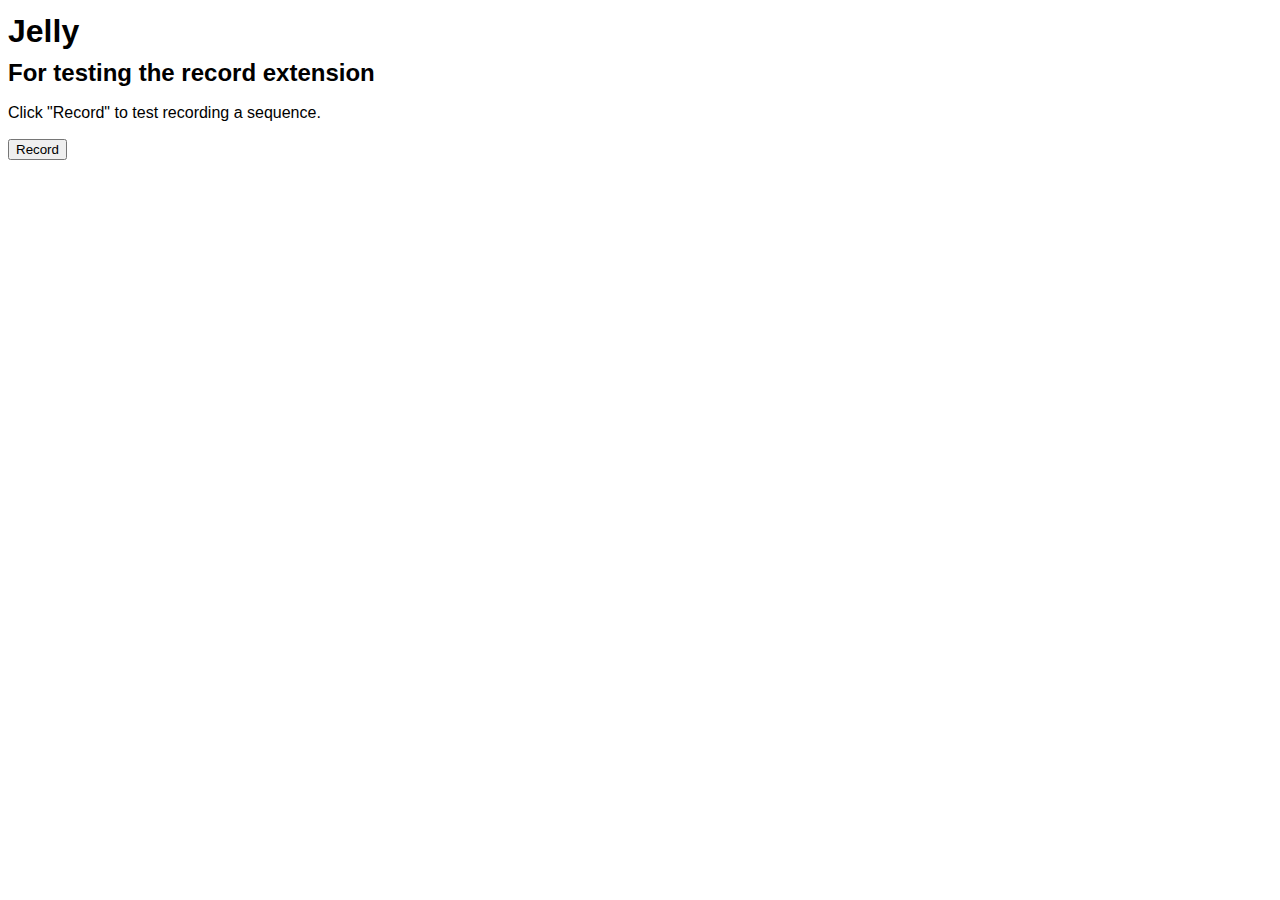
<file: bower_components/mousetrap/plugins/record/tests/index.html>
<!DOCTYPE html>
<html>

    <head>
        <title>Jelly</title>
        <meta charset=utf-8>
        <link href="jelly.css" rel="stylesheet">
    </head>

    <body>
        <h1>Jelly</h1>

        <h2>For testing the <strong>record</strong> extension</h2>

        <p>Click "Record" to test recording a sequence.</p>
        <button class="test-record">Record</button>
        <div class="test-record-result"></div>

        <script type="text/javascript" src="../../../tests/libs/jquery-1.7.2.min.js"></script>
        <script type="text/javascript" src="../../../mousetrap.js"></script>
        <script type="text/javascript" src="../mousetrap-record.js"></script>
        <script type="text/javascript" src="jelly.js"></script>

        <script type="text/javascript">
            Jelly.spread();
        </script>
    </body>

</html>
</file>
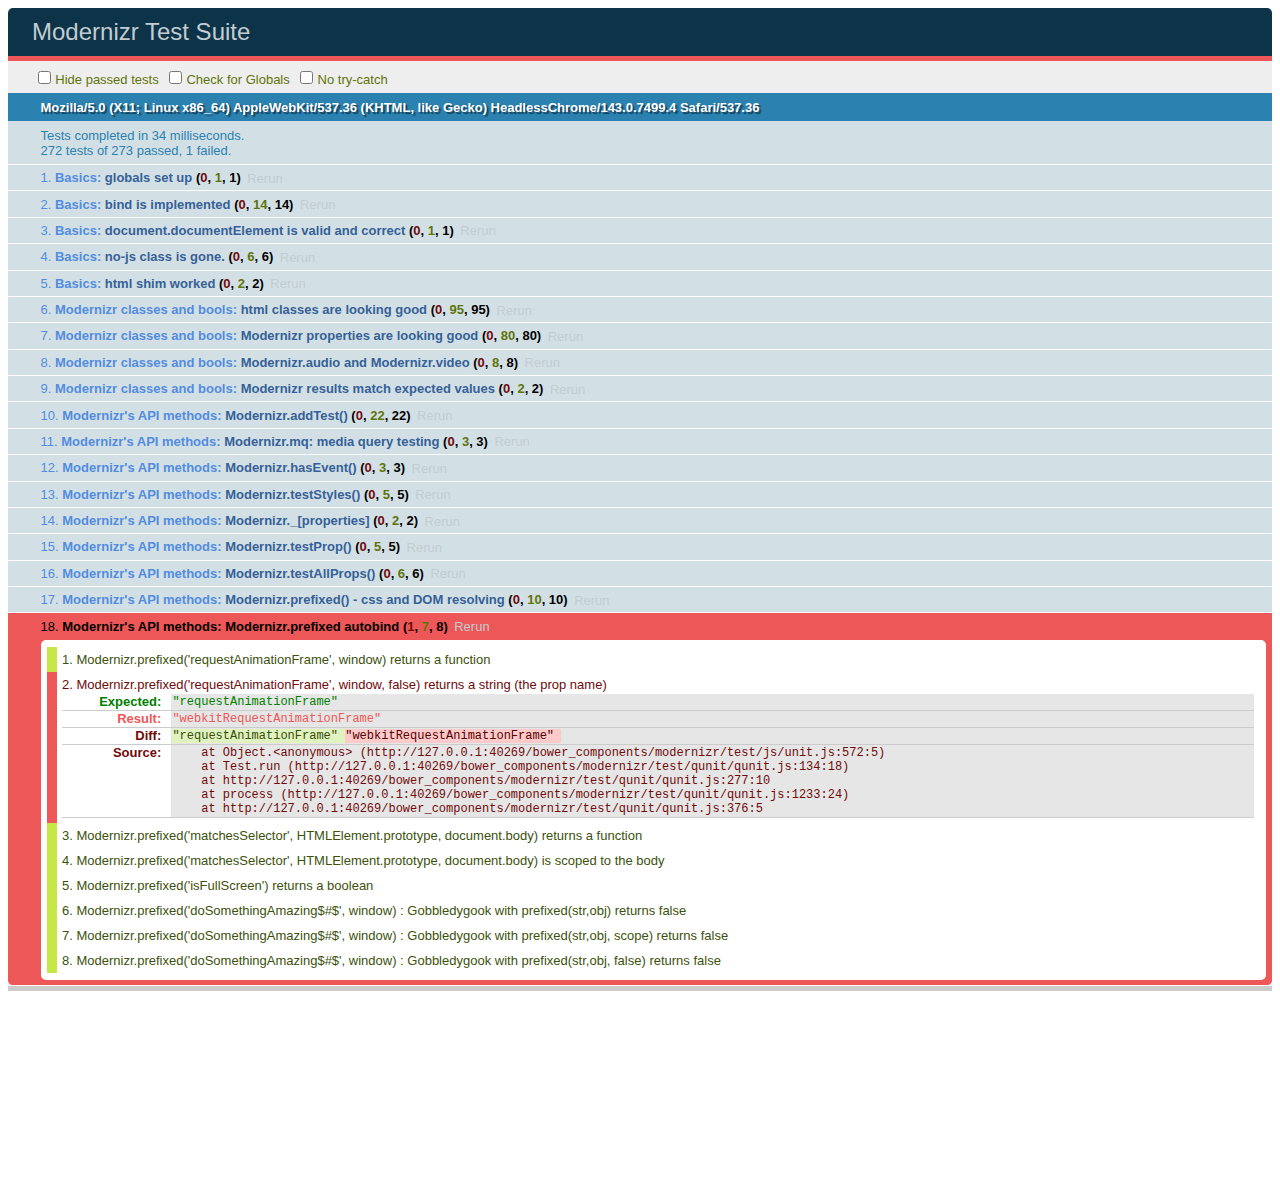
<file: bower_components/modernizr/test/basic.html>
<!DOCTYPE html>
<html class="+no-js no-js- no-js i-has-no-js">
<head>
  <meta charset="UTF-8">
  <title>Modernizr Test Suite</title>
  <link rel="stylesheet" href="qunit/qunit.css">
  <style>
     body { margin-bottom: 150px;}
     #testbed { font-family: Helvetica; color: #444; padding-bottom: 100px;}
     #testbed button { margin: 30px; font-size: 13px;}
     .data-notes, .offScreen { display:none;}
     table { width: 100%;}
     tbody tr:nth-child(even) td, tbody tr:nth-child(even) th {  border: 1px solid #ccc; border-left: 0; border-right: 0;}
     table td:nth-child(even), table th:nth-child(even) { background: #e6e6e6;}
     table tbody tr:hover td, table tbody tr:hover th { background: #e1e100!important;}
     td.wrong { background:red!important;}
     #html5section { visibility: hidden; }
     h1 label { display:none;}
     .output { padding: 0 0 0 16px;}
     .output ul { margin: 0;}
     .output li { color: #854747; }
     .output li.yes{color:#090;}
     .output li b{color:#000;}
     .output {font:14px/1.3 Inconsolata,Consolas,monospace;
                    -webkit-column-count: 5;
                       -moz-column-count: 5;
                            column-count: 5;}
      .output + .output { border-top: 5px solid #ccc; }
      textarea { width: 100%; min-height: 75px;}
      #caniusetrigger { font-size: 38px; font-family: monospace; display:block; }
  </style>

  <script src="https://raw.github.com/Modernizr/Modernizr/master/modernizr.js"></script>

  <script>window.Modernizr || document.write('<script src="../modernizr.js"><\/script>')</script>

  <script src="js/lib/polyfills.js"></script>
  <script src="js/lib/detect-global.js"></script>
  
  <script src="qunit/qunit.js"></script>
  <script src="js/lib/jquery-1.7b2.js"></script>
  
  <script src="js/setup.js"></script>
  
  <script src="js/unit.js"></script>
</head>
<body>
  <h1 id="qunit-header">Modernizr Test Suite</h1>
  <h2 id="qunit-banner"></h2>
  <div id="qunit-testrunner-toolbar"></div>
  <h2 id="qunit-userAgent"></h2>

  <ol id="qunit-tests"></ol>

  <div id="mod-output" class=output></div>
  <div id="mod-feattest-output" class=output></div>


  <br>
 
  <section><aside>this is an aside within a section</aside></section>
  
  
</body>
</html>
</file>
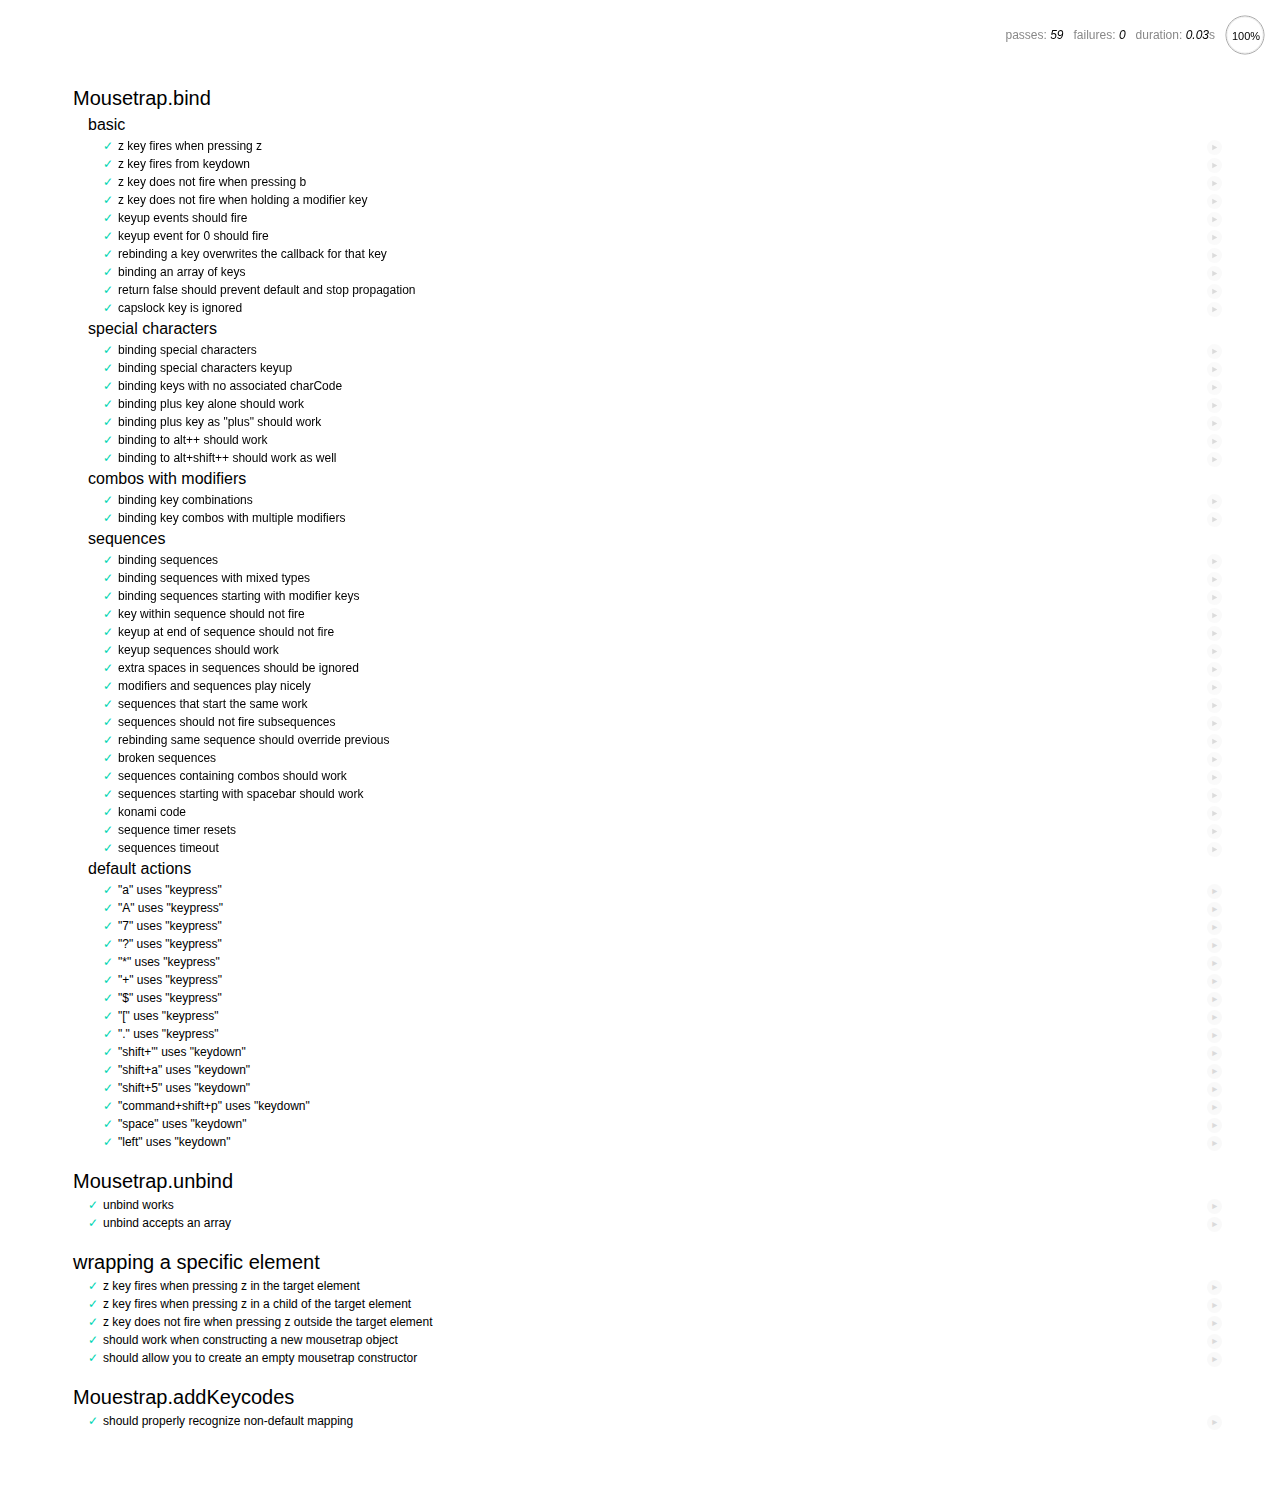
<file: bower_components/mousetrap/tests/mousetrap.html>
<!DOCTYPE html>
<head>
    <meta charset="utf-8">
    <title>Mousetrap Tests</title>
    <link rel="stylesheet" href="libs/mocha-1.9.0.css" />
</head>
<body>
    <!-- used to test targeted keyboard shortcuts w/ Mousetrap.wrap -->
    <form style="display: none;">
        <textarea></textarea>
    </form>

    <div id="mocha"></div>
    <script src="../mousetrap.js"></script>
    <script src="libs/key-event.js"></script>
    <script src="libs/chai-1.6.0.js"></script>
    <!-- <script src="libs/chai-spies-0.5.0.js"></script> -->
    <script src="libs/sinon-chai-2.4.0.js"></script>
    <script src="libs/sinon-1.7.1.js"></script>
    <script src="libs/sinon-ie-1.7.1.js"></script>
    <script src="libs/mocha-1.9.0.js"></script>
    <script>mocha.setup('bdd')</script>
    <script src="test.mousetrap.js"></script>
    <script>
        mocha.globals(['Mousetrap']);

        if (window.mochaPhantomJS) {
            window.mochaPhantomJS.run();
        }
        else if (!window.PHANTOMJS) {
            mocha.run();
        }
    </script>
</body>
</file>
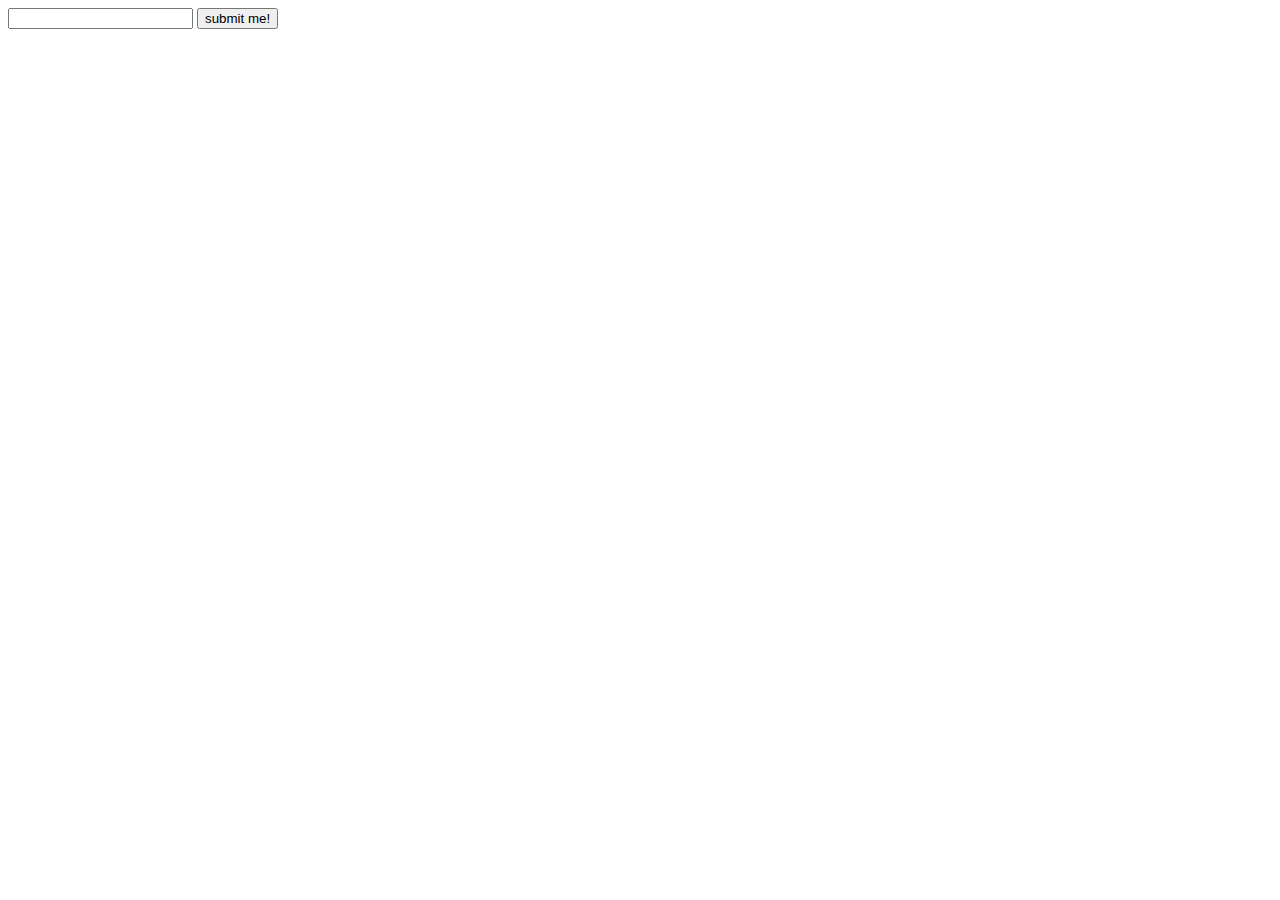
<file: bower_components/modernizr/test/caniuse_files/form_validation.html>
<!DOCTYPE html>
<!-- saved from url=(0045)http://tests.caniuse.com/form_validation.html -->
<html><head><meta http-equiv="Content-Type" content="text/html; charset=UTF-8"><script>
if(location.href.indexOf('?') >= 0) {
	document.write('FAIL');
}
</script>

</head><body><form action="http://tests.caniuse.com/form_validation.html?" method="post">

<input type="url" name="foo" required="">
<input type="submit" value="submit me!">

</form>
</body></html>
</file>
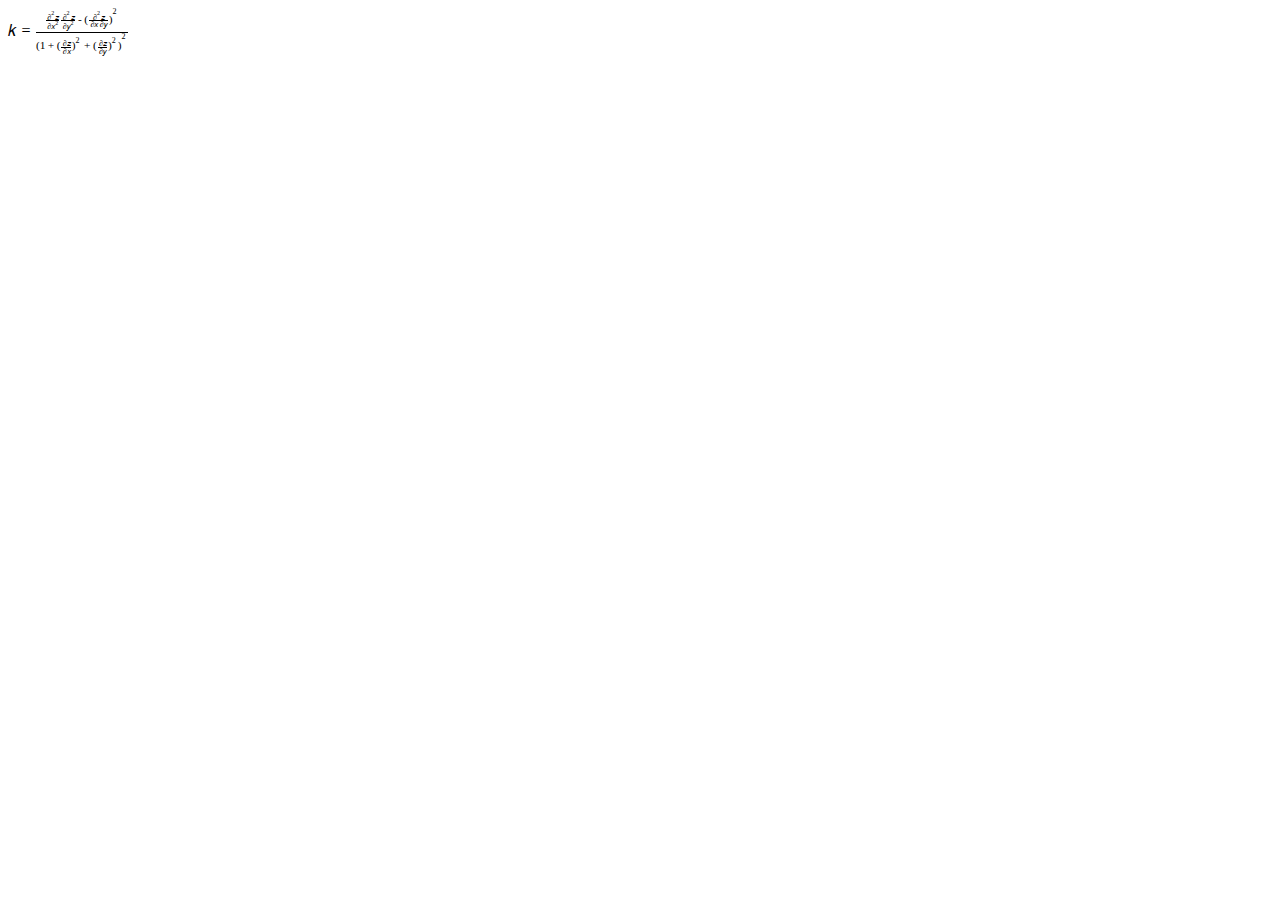
<file: bower_components/modernizr/test/caniuse_files/mathml.html>
<?xml version="1.0" encoding="utf-8"?>
<!DOCTYPE html PUBLIC "-//W3C//DTD XHTML 1.1 plus MathML 2.0//EN" "http://www.w3.org/Math/DTD/mathml2/xhtml-math11-f.dtd"><html xmlns="http://www.w3.org/1999/xhtml" xmlns:html="http://www.w3.org/1999/xhtml">
<head>
	<meta http-equiv="content-type" content="text/html; charset=utf-8" />
	<title>Untitled</title>
</head>
<body>
<math xmlns="http://www.w3.org/1998/Math/MathML">
<mrow>
  <mi>k</mi>
  <mo>=</mo>
  <mfrac>
    <mrow>
      <mfrac>
         <mrow>
          <msup>
            <mo>∂</mo>
            <mn>2</mn>
          </msup>
          <mi>z</mi>
        </mrow>
        <mrow>
          <mo>∂</mo>
          <msup>
            <mi>x</mi>
            <mn>2</mn>
          </msup>
        </mrow>
      </mfrac>
      <mfrac>
        <mrow>
          <msup>
            <mo>∂</mo>
            <mn>2</mn>
          </msup>
          <mi>z</mi>
        </mrow>
        <mrow>
          <mo>∂</mo>
          <msup>
            <mi>y</mi>
            <mn>2</mn>
          </msup>
        </mrow>
      </mfrac>
      <mo>-</mo>
      <msup>
        <mrow>
          <mo>(</mo>
          <mfrac>
            <mrow>
              <msup>
                <mo>∂</mo>
                <mn>2</mn>
              </msup>
              <mi>z</mi>
            </mrow>
            <mrow>
              <mo>∂</mo>
              <mi>x</mi>
              <mo>∂</mo>
              <mi>y</mi>
              </mrow>
          </mfrac>
          <mo>)</mo>
        </mrow>
        <mn>2</mn>
      </msup>
    </mrow>
    <mrow>
      <msup>
        <mrow>
          <mo>(</mo>
          <mn>1</mn>
          <mo>+</mo>
          <msup>
            <mrow>
              <mo>(</mo>
              <mfrac>
                <mrow>
                  <mo>∂</mo>
                  <mi>z</mi>
                </mrow>
                <mrow>
                  <mo>∂</mo>
                  <mi>x</mi>
                </mrow>
              </mfrac>
              <mo>)</mo>
            </mrow>
            <mn>2</mn>
          </msup>
          <mo>+</mo>
          <msup>
            <mrow>
              <mo>(</mo>
              <mfrac>
                <mrow>
                  <mo>∂</mo>
                  <mi>z</mi>
                </mrow>
                <mrow>
                  <mo>∂</mo>
                  <mi>y</mi>
                </mrow>
              </mfrac>
              <mo>)</mo>
            </mrow>
            <mn>2</mn>
          </msup>
          <mo>)</mo>
        </mrow>
        <mn>2</mn>
      </msup>
    </mrow>
  </mfrac>
</mrow>
</math>
</body>
</html>
</file>
<file: css/twitch_bar.css>
@-webkit-keyframes icon_pulsate {
    0% {-webkit-transform: scale(0.1, 0.1); opacity: 0.0;}
    20% {-webkit-transform: scale(0.1, 0.1); opacity: 0.0;}
    50% {opacity: 1.0;}
    100% {-webkit-transform: scale(1.2, 1.2); opacity: 0.0;}
}

@-webkit-keyframes bg_pulsate {
    0% {background: rgb(255, 255, 255);}
    10% {background: rgb(255, 158, 0);}
    20% {background: rgb(255, 255, 255);}
    40% {background: rgb(255, 158, 0);}
    60% {background: rgb(255, 255, 255);}
    80% {background: rgb(255, 158, 0);}
    100% {background: rgb(255, 255, 255);}
}


.twitch-widget-container.top {
    position: relative;
    background: #fff;
    border-radius: 0;
    color: #19a78e;
    margin: 0;
    text-decoration: none;
    box-sizing: border-box;
    overflow: hidden;
    height: 3em;
    line-height: 1.5em;
    transition: all 0.6s 1.5s;
    border-bottom: 1px dashed #beded8;
    opacity: 1;
}
.twitch-widget-container {
    position: fixed;
    background: rgba(255,255,255,0.96);
    border-radius: 0;
    color: #19a78e;
    margin: 0;
    text-decoration: none;
    box-sizing: border-box;
    overflow: hidden;
    height: 3em;
    line-height: 1.5em;
    transition: all 0.6s 1.5s;
    border-top: 1px dashed #beded8;
    opacity: 1;
    bottom: 0px;
    left: 0;
    right: 0;

}

.blink_orange {
    -webkit-animation-delay: 2s;
    -webkit-animation: bg_pulsate 5s ease-out;
    -webkit-animation-iteration-count: 1;
}

.collapsed {
    height: 0;
    opacity: 0;
    background: rgb(255, 158, 0);
}

.twitch-widget-status {
    color: inherit;
    text-decoration: none;
    font-size: 0.8em;
}

.twitch-widget-status:hover {
    color: inherit;
    text-decoration: underline;
}

.twitch-widget-status.dimmed {
    color: #7bcebf;
}

#twitch-widget-title a {
    font-weight: 900;
    color: inherit;
}

#twitch-widget-title a:hover{
    text-decoration: underline;
}

#twitch-widget-status-container{
    position: absolute;
    left: 0;
    line-height: 3em;
    top: 0;
    padding: 0 20px;
    box-sizing: border-box;
}

#twitch-stats-container {
    position: absolute;
    right: 0;
    line-height: 3.5em;
    top: 0;
    padding: 0 20px;
    box-sizing: border-box;
    font-size: 0.8em;
    opacity: 0.6;
}

.stats-section {
    margin: 0 10px;
}

#twitch-widget-status-dot {
    border-radius: 4px;
    display: inline-block;
    height: 8px;
    width: 8px;
    margin: 0 5px 1px 5px;
}

.online {
    background: #00ff00;
    -webkit-animation: icon_pulsate 1s ease-out;
    -webkit-animation-iteration-count: infinite; 
}

.offline {
    background: #beded8;
}

.viewers {
    color: #ccc;
    margin: 0 0 0 5px;
    font-size: 0.8em;
}
</file>
<file: css/main.css>
/*! HTML5 Boilerplate v5.0.0 | MIT License | http://h5bp.com/ */

/*
 * What follows is the result of much research on cross-browser styling.
 * Credit left inline and big thanks to Nicolas Gallagher, Jonathan Neal,
 * Kroc Camen, and the H5BP dev community and team.
 */

/* ==========================================================================
   Base styles: opinionated defaults
   ========================================================================== */

html {
    color: #222;
    font-size: 1em;
    line-height: 1.4;
}

a {
    cursor: pointer;
}

/*
 * Remove text-shadow in selection highlight:
 * https://twitter.com/miketaylr/status/12228805301
 *
 * These selection rule sets have to be separate.
 * Customize the background color to match your design.
 */

::-moz-selection {
    background: #b3d4fc;
    text-shadow: none;
}

::selection {
    background: #b3d4fc;
    text-shadow: none;
}

/*
 * A better looking default horizontal rule
 */

hr {
    display: block;
    height: 1px;
    border: 0;
    border-top: 1px solid #ccc;
    margin: 1em 0;
    padding: 0;
}

/*
 * Remove the gap between audio, canvas, iframes,
 * images, videos and the bottom of their containers:
 * https://github.com/h5bp/html5-boilerplate/issues/440
 */

audio,
canvas,
iframe,
img,
svg,
video {
    vertical-align: middle;
}

/*
 * Remove default fieldset styles.
 */

fieldset {
    border: 0;
    margin: 0;
    padding: 0;
}

/*
 * Allow only vertical resizing of textareas.
 */

textarea {
    resize: vertical;
}

/* ==========================================================================
   Browser Upgrade Prompt
   ========================================================================== */

.browserupgrade {
    margin: 0.2em 0;
    background: #ccc;
    color: #000;
    padding: 0.2em 0;
}

/* ==========================================================================
   Author's custom styles
   ========================================================================== */

















/* ==========================================================================
   Helper classes
   ========================================================================== */

/*
 * Hide visually and from screen readers:
 * http://juicystudio.com/article/screen-readers-display-none.php
 */

.hidden {
    display: none !important;
    visibility: hidden;
}

/*
 * Hide only visually, but have it available for screen readers:
 * http://snook.ca/archives/html_and_css/hiding-content-for-accessibility
 */

.visuallyhidden {
    border: 0;
    clip: rect(0 0 0 0);
    height: 1px;
    margin: -1px;
    overflow: hidden;
    padding: 0;
    position: absolute;
    width: 1px;
}

/*
 * Extends the .visuallyhidden class to allow the element
 * to be focusable when navigated to via the keyboard:
 * https://www.drupal.org/node/897638
 */

.visuallyhidden.focusable:active,
.visuallyhidden.focusable:focus {
    clip: auto;
    height: auto;
    margin: 0;
    overflow: visible;
    position: static;
    width: auto;
}

/*
 * Hide visually and from screen readers, but maintain layout
 */

.invisible {
    visibility: hidden;
}

/*
 * Clearfix: contain floats
 *
 * For modern browsers
 * 1. The space content is one way to avoid an Opera bug when the
 *    `contenteditable` attribute is included anywhere else in the document.
 *    Otherwise it causes space to appear at the top and bottom of elements
 *    that receive the `clearfix` class.
 * 2. The use of `table` rather than `block` is only necessary if using
 *    `:before` to contain the top-margins of child elements.
 */

.clearfix:before,
.clearfix:after {
    content: " "; /* 1 */
    display: table; /* 2 */
}

.clearfix:after {
    clear: both;
}



.logo_grid td {
    padding: 4%;
}



/* ==========================================================================
   EXAMPLE Media Queries for Responsive Design.
   These examples override the primary ('mobile first') styles.
   Modify as content requires.
   ========================================================================== */

@media only screen and (min-width: 35em) {
    /* Style adjustments for viewports that meet the condition */
}

@media print,
       (-o-min-device-pixel-ratio: 5/4),
       (-webkit-min-device-pixel-ratio: 1.25),
       (min-resolution: 120dpi) {
    /* Style adjustments for high resolution devices */
}

/* ==========================================================================
   Print styles.
   Inlined to avoid the additional HTTP request:
   http://www.phpied.com/delay-loading-your-print-css/
   ========================================================================== */

@media print {
    *,
    *:before,
    *:after {
        background: transparent !important;
        color: #000 !important; /* Black prints faster:
                                   http://www.sanbeiji.com/archives/953 */
        box-shadow: none !important;
        text-shadow: none !important;
    }

    a,
    a:visited {
        text-decoration: underline;
    }

    a[href]:after {
        content: " (" attr(href) ")";
    }

    abbr[title]:after {
        content: " (" attr(title) ")";
    }

    /*
     * Don't show links that are fragment identifiers,
     * or use the `javascript:` pseudo protocol
     */

    a[href^="#"]:after,
    a[href^="javascript:"]:after {
        content: "";
    }

    pre,
    blockquote {
        border: 1px solid #999;
        page-break-inside: avoid;
    }

    /*
     * Printing Tables:
     * http://css-discuss.incutio.com/wiki/Printing_Tables
     */

    thead {
        display: table-header-group;
    }

    tr,
    img {
        page-break-inside: avoid;
    }

    img {
        max-width: 100% !important;
    }

    p,
    h2,
    h3 {
        orphans: 3;
        widows: 3;
    }

    h2,
    h3 {
        page-break-after: avoid;
    }
}
</file>
<file: css/site.css>
/* Underline From Left */
.hvr-underline-from-left {
  display: inline-block;
  vertical-align: middle;
  -webkit-transform: translateZ(0);
  transform: translateZ(0);
  box-shadow: 0 0 1px rgba(0, 0, 0, 0);
  -webkit-backface-visibility: hidden;
  backface-visibility: hidden;
  -moz-osx-font-smoothing: grayscale;
  position: relative;
  overflow: hidden;
}
.hvr-underline-from-left:before {
  content: "";
  position: absolute;
  z-index: -1;
  left: 0;
  right: 100%;
  bottom: 0;
  background: #19a78e;
  height: 1px;
  -webkit-transition-property: right;
  transition-property: right;
  -webkit-transition-duration: 0.2s;
  transition-duration: 0.2s;
  -webkit-transition-timing-function: ease-out;
  transition-timing-function: ease-out;
}
.hvr-underline-from-left:hover:before, .hvr-underline-from-left:focus:before, .hvr-underline-from-left:active:before {
  right: 0;
}


body {
    font-family: 'Lato', sans-serif;
    color: #868686;
    -webkit-font-smoothing: subpixel-antialiased;
}

a {
    color: #19a78e;
    text-decoration: none;
}
a.current,
a:hover,
a:active,
a:focus {
    color: #19a78e;
    text-decoration: none;
}

a.underline {
    border-bottom: 1px solid #19a78e;
}
a.underline:hover{
    border-bottom: 1px none #19a78e;
}

a.iconlink,
a.iconlink:hover {
    text-decoration: none;
    border-bottom: none;
    /*margin: 0 6px 0 0;*/
}

h1, h2, h3, h4 {
    color: #19a78e;
    /*font-family: 'Sumana', serif;*/
    font-family: 'Raleway', sans-serif;
    font-weight: 400;
}
h1 {
    margin-top: 1em;
    font-size: 3.3em;
}
h2 {
    font-family: 'Roboto Slab', serif;
    margin-top: 1.5em;
    margin-bottom: 0.5em;
    font-size: 3em;
    font-weight: 900;
}

h3 {
    padding-top: 10px;
}

p {
    font-weight: 100;
    font-size: 1.4em;
    padding: 10px 0 0;
}

header {
    position: fixed;
    top: 0px;
    left: 0;
    right: 0;
    background-color: rgba(255, 255, 255, 1);
    z-index: 1;
    height: 200px;
    /*overflow: hidden;*/
    transition: all 0.4s;
}

header.smaller {
    /*height: 80px;*/
    height: 110px;
    margin-top: 0px;
}

header.hide_sunwalker_banner {
    margin-top: -30px !important;
}

footer {
    margin-top: 100px;
    background-color: #0a5f5d;
    color: #a4bed2;
    font-family: 'Lato', sans-serif;
    font-weight: 100;
    font-size:1.3em;
    padding: 20px 0 100px;
}

.footer_image {
    height: 600px;
    background-size: cover;
    background-position: 50% 50%;
    margin-bottom: -100px;
    margin-top: -34px;
    z-index: -1;
}

footer a{
    color: #19a78e;
}

footer a:hover{
    color: #fff;
}

.footer_bg {
    width: 100%;
    background-color: #0a5f5d;
}


.footer_column {
    padding:0 50px;
    color: #19a78e;
}

.footer_column h4{
    font-family: 'Lato', sans-serif;
    color: #fff;
    margin-top: 40px;
}

.footer_social .iconlink {
    padding: 0 4px;
}

/* Utilities */
.centered {
    text-align: center;
}

.left-justified {
    text-align: left;
}

.right-justified {
    text-align: right;
}

.allcaps {
    text-transform: uppercase;
}

.padding-40 {
    padding: 40px;
}

.no-padding {
    padding: 0;
}

.faded {
    opacity: 1;
    transition: opacity 0.4s;
}
.faded:hover {
    opacity: 0.7;
}

.grayBg {
    background: #D7D2CF;
}

/* Elements */

#mainLogo{
    height: 100px;
    margin-top: 36px;
    margin-bottom: 0px;
    width: 100px;
    transition: all 0.4s;
    cursor: pointer;
    background-size: contain;
    background-repeat: no-repeat;
    background-image: url(/img/hack-and-paint-symbol-only.png);
    display: inline-block;
}

#mainLogo.smaller {
    margin-top: 17px;
    height: 50px;
    width: 160px;
    margin-left: 14px;
    background-image: url(/img/hack-and-paint-logo-transparent.png);
}

#mainMenuContainer {
    margin-top: 10px;
    padding: 6px;
}

#socialContainer {
    margin-top: 0px;
    padding: 6px;
}

.mainMenuItems {
    padding: 10px;
    letter-spacing: 0em;
    margin-top: 11px;
}

.mainMenuItems a {
    font-size: 1.3em;
    font-weight: 300;
    margin: 0 22px;
    letter-spacing: 0.07em;
}

.mainMenuItems.smaller {
    margin-top: 20px;
    font-size: 0.9em;
}

#mainMenuSmContainer {
    display: none;
}

#mainContainer {
    margin-top: 200px;
}

.image_splash {
    position: relative;
    background: url('/img/yo_videogames__by_ry_spirit-d57k3ay.jpg');
    background-position: 50% 0;
    background-size: cover;
    height: 660px;
}

.image_splash h1 {
    position: absolute;
    bottom: 18px;
    left: 0;
    right: 0;
    text-align: center;
    font-family: 'Lato', sans-serif;
    font-size: 3.1em;
    color: #fff;
    text-shadow: 2px 2px 4px rgba(0,0,0,0.4);
    font-weight: 100;
    letter-spacing: 0.06em;
}

.image_splash_credit {
    text-align: right;
    font-size: 0.9em;
}

.image_service {
    height: 200px;
    background-color: #fee;
    background-position: 50% 0;
    background-size: cover;
}

.image_service .label {
    position: absolute;
    right: 10px;
    top: 70px;
    color: #fff;
    font-size: 3em;
    font-weight: 100;
}

.image_serviceA {
    background-image: url('../img/headspa2.jpg');
}

.image_serviceB {
    background-image: url('../img/haircut2.jpg');
}


.avatar {
    padding: 0 60px;
    -webkit-filter: grayscale(1) contrast(1) brightness(1);
    transition: all .2s;
    cursor: pointer;
}
.avatar:hover {
    -webkit-filter: grayscale(0) contrast(1) brightness(1);
}
.avatar_title {
    margin-top: 15px;
    font-weight: 100;
    font-size: 1.6em;
}
.avatar_description {
    color: #19a78e;
    font-family: 'Roboto Slab', serif;
    font-size: 1.1em;
}

.interior-dropdown {
    padding: 0;
    margin: 0;
    background-color: #0a5f5d;
    border: 0 none;
    line-height: 40px;
    transition: all 0.4s;
}
.interior-dropdown a {
    color: #19a78e;
}


.btn-large {
    border: 0 none;
    padding: 20px 40px;
    border-radius: 48px;
    background-color: #19a78e;
    color: #19a78e;
    font-size: 1.5em;
    font-weight: 100;
}

.contactEmail {
    font-size: 1.2em;
    margin: 30px 0;
}

.menuToggle {
    top: 25px;
    position: absolute;
    right: 30px;
    font-size: 2.5em;
}

.fullScreenProfile {
    position: fixed;
    top: 0;
    right: 0;
    left: 0;
    bottom: 0;
    overflow: auto;
    visibility: visible;
    opacity: 1;
    transition: all .3s;
    background: rgba(255, 255, 255, 0.98);
    z-index: 1001;
    padding: 50px;

    display: -webkit-box;
    display: -webkit-flex;
    display: flex;
    -webkit-box-align: center;
    -webkit-align-items: center;
    align-items: center;
    min-height: 24em;
    -webkit-box-pack: center;
    -webkit-justify-content: center;
    justify-content: center;
}

.fullScreenProfile.invisible {
    visibility: hidden;
    opacity: 0;
    transform: scale(1.1);
}

.fullScreenProfile h2 {
    margin: 0 0 0.5em 0;
}

.btn_closeTrailer,
.btn_closeProfile {
    position: fixed;
    top: 40px;
    right: 50px;
    font-size: 2em;
    color: #bbbbbb;
    cursor: pointer;
    line-height: 0em;
    text-align: center;
}

.btn_closeTrailer:hover,
.btn_closeProfile:hover {
    color: #19a78e;
}


.profile_social {
    display: -webkit-box;
    display: -webkit-flex;
    display: flex;
    -webkit-box-align: center;
    -webkit-align-items: center;
    align-items: center;
    -webkit-box-pack: center;
    -webkit-justify-content: center;
    justify-content: center;
    flex-direction: row;
}

.profile_social a {
  flex: 1 0 calc(25% - 10px);
  margin-left: 10px;
  margin-top: 10px;
  text-align: center;
  font-size: 2em;   
}


.fullScreenMenu {
    position: fixed;
    top: 80px;
    bottom: 0;
    right: 0;
    left: 0;
    max-height: 800px;
    background: #fff;
    font-size: 1.5em;
    line-height: 1em;
    text-align: center;
    overflow: hidden;
    padding-bottom: 50px;
    transition: all 0.4s;
}

.fullScreenMenu.collapsed {
    max-height: 0;
    padding-bottom: 0;
}

.social-side-widget {
    box-sizing: border-box;
    width: 35px;
    position: fixed;
    top: 50%;
    left: 0px;
    padding: 8px;
    margin-top: -100px;
    border-radius: 0 4px 4px 0;
    background: #ddecea;
    color: #fff;
    text-align: center;
    line-height: 2em;
    transition: all 0.2s;
    z-index: 1000;
    transition: left .6s 1s cubic-bezier(0.4, 0, 0.2, 1), background 0.3s;
}

.social-side-widget.collapsed {
    left: -35px !important;
}

.social-side-widget a {
    /*color: rgba(255, 255, 255, 0.7);*/
    cursor: pointer;
}

.social-side-widget:hover {
    background: #19a78e;
}

.social-side-widget:hover a{
    color: #b1d8d3;
}

.social-side-widget a:hover {
    color: #fff;
}

.button-big {
    padding: 10px 20px;
    background-color: #19a78e;
    border-radius: 6px;
    color: #fff;
    font-size: 1em;
    cursor: pointer;
}

.button-big:hover {
    background-color: #abc;
    color: #fff;
}



/* Hide large menu for narrow windows */
@media (max-width: 992px) {
    header {
        height: 80px;
    }

    #mainMenuLgContainer {
        display: none;
    }

    #contentContainer {
        top: 80px;
    }

    #mainMenuSmContainer {
        display: inherit;
    }

    .projectData {
        font-size: 8pt;
    }
    .projectData p{
        font-size: 1.3em;
    }

    #mainContainer {
        margin-top: 50px;
    }

    .footer_image{
        height: 200px;
    }
}

@media (min-width: 992px) {
    .fullScreenMenu{
        display: none !important;
    }
}

@media (max-width: 767px) {
    .fullScreenProfile{
        -webkit-align-items: flex-start;
        align-items: flex-start;
    }
}

.row_team {
    margin: 60px 0;
}

.profile {
    margin: 60px 0;
}


/* MailChimp */
#mc_embed_signup{
    font-family: 'Lato', sans-serif;
    color: #0a5f5d;
    font-weight: 400;
}

/* Extra small devices (phones, less than 768px) */
/* No media query since this is the default in Bootstrap */

/* Small devices (tablets, 768px and up) */
/*@media (min-width: 768px) {
    body {
        background : red;
    }

    #contentContainer {
        top: 600px;
    }

    .projectLinkTitle {
        font-size: 100px;
    }
}*/

/* Medium devices (desktops, 992px and up) */
/*@media (min-width: 992px) {
    body {
        background : green;
    }
}*/

/* Large devices (large desktops, 1200px and up) */
/*@media (min-width: 1200px) {
    body {
        background : blue;
    }
}*/
</file>
<file: bower_components/mousetrap/plugins/record/tests/jelly.css>
body {
    font-family: helvetica, arial, sans-serif;
    line-height: 20px;
}

kbd {
    background-color: #ccc;
    display: inline-block;
    padding: 0.5ex 1em;
}

.test-record-result {
  margin-top: 20px;
}

.test-record-result span:nth-child(n+2) {
    margin-left: 10px;
}
</file>
<file: bower_components/mousetrap/tests/libs/mocha-1.9.0.css>
@charset "utf-8";

body {
  font: 20px/1.5 "Helvetica Neue", Helvetica, Arial, sans-serif;
  padding: 60px 50px;
}

#mocha ul, #mocha li {
  margin: 0;
  padding: 0;
}

#mocha ul {
  list-style: none;
}

#mocha h1, #mocha h2 {
  margin: 0;
}

#mocha h1 {
  margin-top: 15px;
  font-size: 1em;
  font-weight: 200;
}

#mocha h1 a {
  text-decoration: none;
  color: inherit;
}

#mocha h1 a:hover {
  text-decoration: underline;
}

#mocha .suite .suite h1 {
  margin-top: 0;
  font-size: .8em;
}

.hidden {
  display: none;
}

#mocha h2 {
  font-size: 12px;
  font-weight: normal;
  cursor: pointer;
}

#mocha .suite {
  margin-left: 15px;
}

#mocha .test {
  margin-left: 15px;
  overflow: hidden;
}

#mocha .test.pending:hover h2::after {
  content: '(pending)';
  font-family: arial;
}

#mocha .test.pass.medium .duration {
  background: #C09853;
}

#mocha .test.pass.slow .duration {
  background: #B94A48;
}

#mocha .test.pass::before {
  content: '✓';
  font-size: 12px;
  display: block;
  float: left;
  margin-right: 5px;
  color: #00d6b2;
}

#mocha .test.pass .duration {
  font-size: 9px;
  margin-left: 5px;
  padding: 2px 5px;
  color: white;
  -webkit-box-shadow: inset 0 1px 1px rgba(0,0,0,.2);
  -moz-box-shadow: inset 0 1px 1px rgba(0,0,0,.2);
  box-shadow: inset 0 1px 1px rgba(0,0,0,.2);
  -webkit-border-radius: 5px;
  -moz-border-radius: 5px;
  -ms-border-radius: 5px;
  -o-border-radius: 5px;
  border-radius: 5px;
}

#mocha .test.pass.fast .duration {
  display: none;
}

#mocha .test.pending {
  color: #0b97c4;
}

#mocha .test.pending::before {
  content: '◦';
  color: #0b97c4;
}

#mocha .test.fail {
  color: #c00;
}

#mocha .test.fail pre {
  color: black;
}

#mocha .test.fail::before {
  content: '✖';
  font-size: 12px;
  display: block;
  float: left;
  margin-right: 5px;
  color: #c00;
}

#mocha .test pre.error {
  color: #c00;
  max-height: 300px;
  overflow: auto;
}

#mocha .test pre {
  display: block;
  float: left;
  clear: left;
  font: 12px/1.5 monaco, monospace;
  margin: 5px;
  padding: 15px;
  border: 1px solid #eee;
  border-bottom-color: #ddd;
  -webkit-border-radius: 3px;
  -webkit-box-shadow: 0 1px 3px #eee;
  -moz-border-radius: 3px;
  -moz-box-shadow: 0 1px 3px #eee;
}

#mocha .test h2 {
  position: relative;
}

#mocha .test a.replay {
  position: absolute;
  top: 3px;
  right: 0;
  text-decoration: none;
  vertical-align: middle;
  display: block;
  width: 15px;
  height: 15px;
  line-height: 15px;
  text-align: center;
  background: #eee;
  font-size: 15px;
  -moz-border-radius: 15px;
  border-radius: 15px;
  -webkit-transition: opacity 200ms;
  -moz-transition: opacity 200ms;
  transition: opacity 200ms;
  opacity: 0.3;
  color: #888;
}

#mocha .test:hover a.replay {
  opacity: 1;
}

#mocha-report.pass .test.fail {
  display: none;
}

#mocha-report.fail .test.pass {
  display: none;
}

#mocha-error {
  color: #c00;
  font-size: 1.5  em;
  font-weight: 100;
  letter-spacing: 1px;
}

#mocha-stats {
  position: fixed;
  top: 15px;
  right: 10px;
  font-size: 12px;
  margin: 0;
  color: #888;
}

#mocha-stats .progress {
  float: right;
  padding-top: 0;
}

#mocha-stats em {
  color: black;
}

#mocha-stats a {
  text-decoration: none;
  color: inherit;
}

#mocha-stats a:hover {
  border-bottom: 1px solid #eee;
}

#mocha-stats li {
  display: inline-block;
  margin: 0 5px;
  list-style: none;
  padding-top: 11px;
}

#mocha-stats canvas {
  width: 40px;
  height: 40px;
}

code .comment { color: #ddd }
code .init { color: #2F6FAD }
code .string { color: #5890AD }
code .keyword { color: #8A6343 }
code .number { color: #2F6FAD }

@media screen and (max-device-width: 480px) {
  body {
    padding: 60px 0px;
  }

  #stats {
    position: absolute;
  }
}
</file>
<file: bower_components/modernizr/test/qunit/qunit.css>
/**
 * QUnit v1.9.0 - A JavaScript Unit Testing Framework
 *
 * http://docs.jquery.com/QUnit
 *
 * Copyright (c) 2012 John Resig, Jörn Zaefferer
 * Dual licensed under the MIT (MIT-LICENSE.txt)
 * or GPL (GPL-LICENSE.txt) licenses.
 */

/** Font Family and Sizes */

#qunit-tests, #qunit-header, #qunit-banner, #qunit-testrunner-toolbar, #qunit-userAgent, #qunit-testresult {
	font-family: "Helvetica Neue Light", "HelveticaNeue-Light", "Helvetica Neue", Calibri, Helvetica, Arial, sans-serif;
}

#qunit-testrunner-toolbar, #qunit-userAgent, #qunit-testresult, #qunit-tests li { font-size: small; }
#qunit-tests { font-size: smaller; }


/** Resets */

#qunit-tests, #qunit-tests ol, #qunit-header, #qunit-banner, #qunit-userAgent, #qunit-testresult {
	margin: 0;
	padding: 0;
}


/** Header */

#qunit-header {
	padding: 0.5em 0 0.5em 1em;

	color: #8699a4;
	background-color: #0d3349;

	font-size: 1.5em;
	line-height: 1em;
	font-weight: normal;

	border-radius: 5px 5px 0 0;
	-moz-border-radius: 5px 5px 0 0;
	-webkit-border-top-right-radius: 5px;
	-webkit-border-top-left-radius: 5px;
}

#qunit-header a {
	text-decoration: none;
	color: #c2ccd1;
}

#qunit-header a:hover,
#qunit-header a:focus {
	color: #fff;
}

#qunit-testrunner-toolbar label {
	display: inline-block;
	padding: 0 .5em 0 .1em;
}

#qunit-banner {
	height: 5px;
}

#qunit-testrunner-toolbar {
	padding: 0.5em 0 0.5em 2em;
	color: #5E740B;
	background-color: #eee;
}

#qunit-userAgent {
	padding: 0.5em 0 0.5em 2.5em;
	background-color: #2b81af;
	color: #fff;
	text-shadow: rgba(0, 0, 0, 0.5) 2px 2px 1px;
}


/** Tests: Pass/Fail */

#qunit-tests {
	list-style-position: inside;
}

#qunit-tests li {
	padding: 0.4em 0.5em 0.4em 2.5em;
	border-bottom: 1px solid #fff;
	list-style-position: inside;
}

#qunit-tests.hidepass li.pass, #qunit-tests.hidepass li.running  {
	display: none;
}

#qunit-tests li strong {
	cursor: pointer;
}

#qunit-tests li a {
	padding: 0.5em;
	color: #c2ccd1;
	text-decoration: none;
}
#qunit-tests li a:hover,
#qunit-tests li a:focus {
	color: #000;
}

#qunit-tests ol {
	margin-top: 0.5em;
	padding: 0.5em;

	background-color: #fff;

	border-radius: 5px;
	-moz-border-radius: 5px;
	-webkit-border-radius: 5px;
}

#qunit-tests table {
	border-collapse: collapse;
	margin-top: .2em;
}

#qunit-tests th {
	text-align: right;
	vertical-align: top;
	padding: 0 .5em 0 0;
}

#qunit-tests td {
	vertical-align: top;
}

#qunit-tests pre {
	margin: 0;
	white-space: pre-wrap;
	word-wrap: break-word;
}

#qunit-tests del {
	background-color: #e0f2be;
	color: #374e0c;
	text-decoration: none;
}

#qunit-tests ins {
	background-color: #ffcaca;
	color: #500;
	text-decoration: none;
}

/*** Test Counts */

#qunit-tests b.counts                       { color: black; }
#qunit-tests b.passed                       { color: #5E740B; }
#qunit-tests b.failed                       { color: #710909; }

#qunit-tests li li {
	padding: 5px;
	background-color: #fff;
	border-bottom: none;
	list-style-position: inside;
}

/*** Passing Styles */

#qunit-tests li li.pass {
	color: #3c510c;
	background-color: #fff;
	border-left: 10px solid #C6E746;
}

#qunit-tests .pass                          { color: #528CE0; background-color: #D2E0E6; }
#qunit-tests .pass .test-name               { color: #366097; }

#qunit-tests .pass .test-actual,
#qunit-tests .pass .test-expected           { color: #999999; }

#qunit-banner.qunit-pass                    { background-color: #C6E746; }

/*** Failing Styles */

#qunit-tests li li.fail {
	color: #710909;
	background-color: #fff;
	border-left: 10px solid #EE5757;
	white-space: pre;
}

#qunit-tests > li:last-child {
	border-radius: 0 0 5px 5px;
	-moz-border-radius: 0 0 5px 5px;
	-webkit-border-bottom-right-radius: 5px;
	-webkit-border-bottom-left-radius: 5px;
}

#qunit-tests .fail                          { color: #000000; background-color: #EE5757; }
#qunit-tests .fail .test-name,
#qunit-tests .fail .module-name             { color: #000000; }

#qunit-tests .fail .test-actual             { color: #EE5757; }
#qunit-tests .fail .test-expected           { color: green;   }

#qunit-banner.qunit-fail                    { background-color: #EE5757; }


/** Result */

#qunit-testresult {
	padding: 0.5em 0.5em 0.5em 2.5em;

	color: #2b81af;
	background-color: #D2E0E6;

	border-bottom: 1px solid white;
}
#qunit-testresult .module-name {
	font-weight: bold;
}

/** Fixture */

#qunit-fixture {
	position: absolute;
	top: -10000px;
	left: -10000px;
	width: 1000px;
	height: 1000px;
}
</file>
